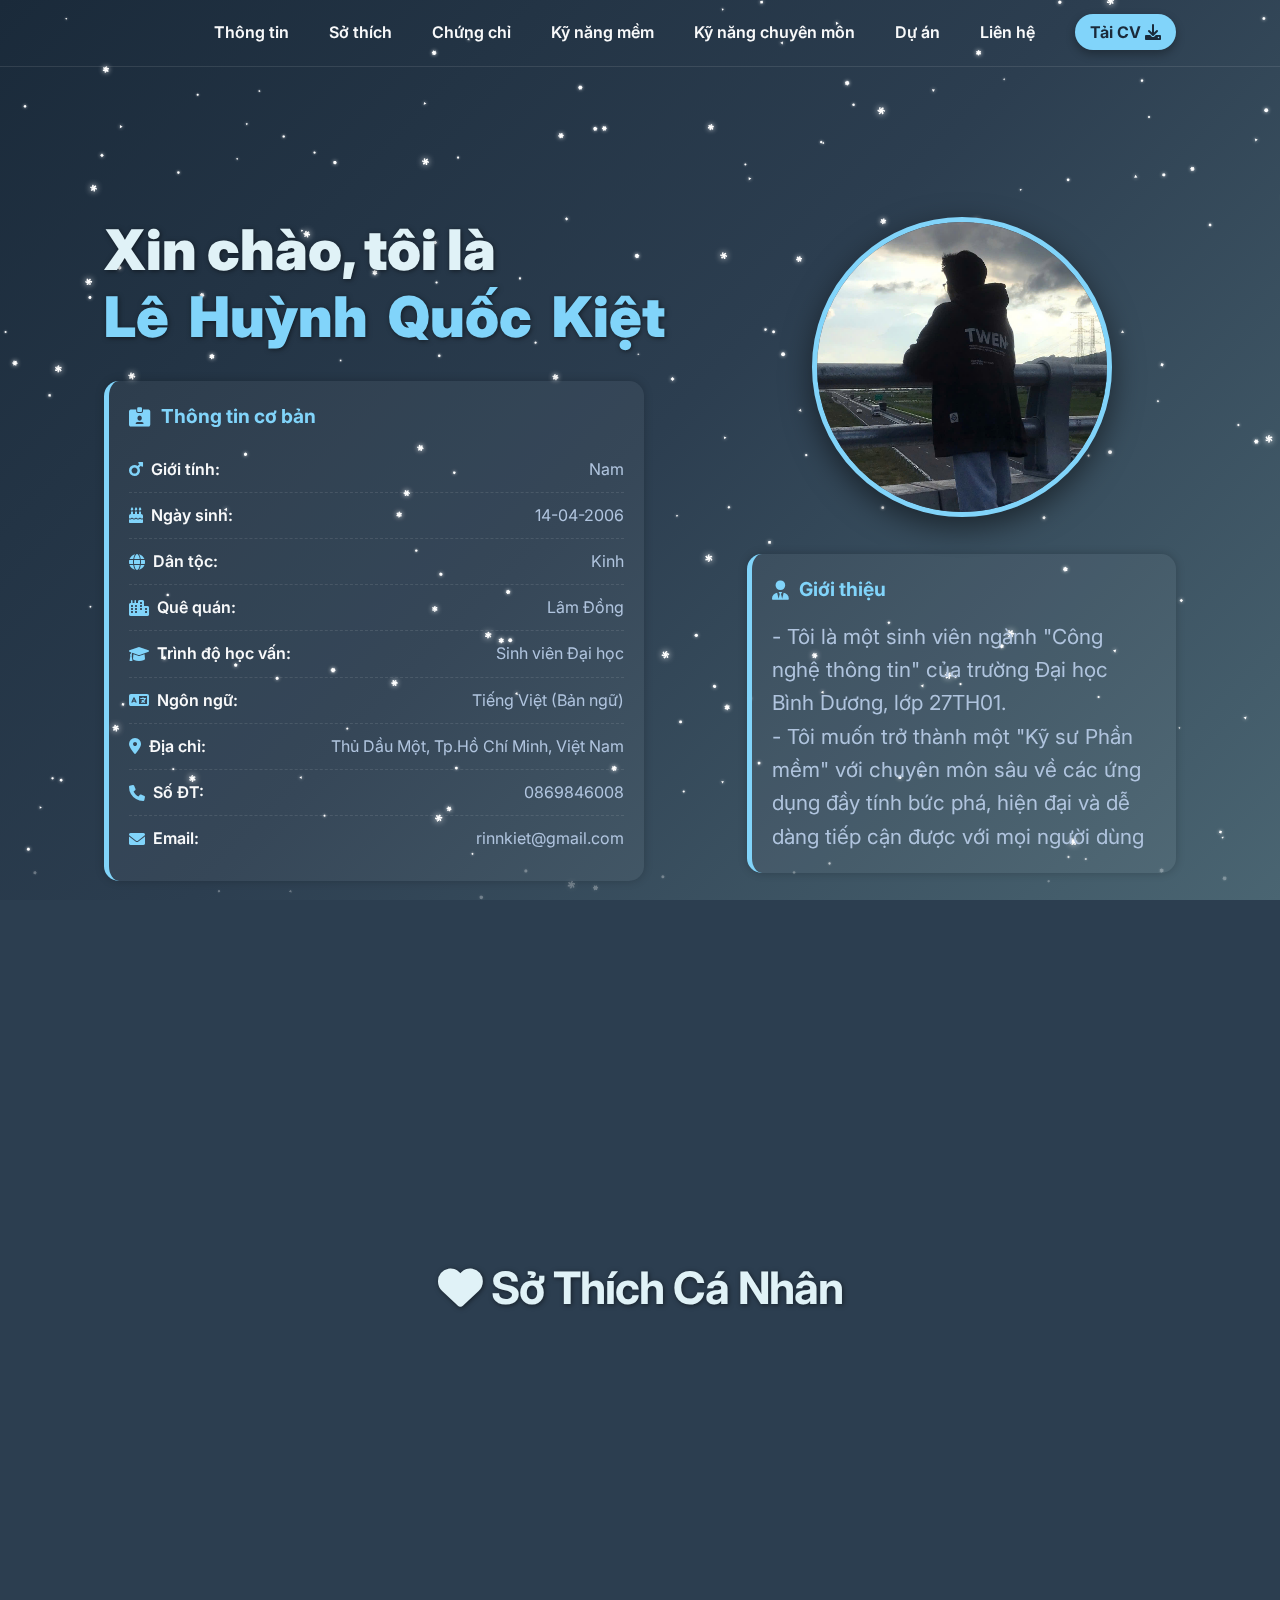
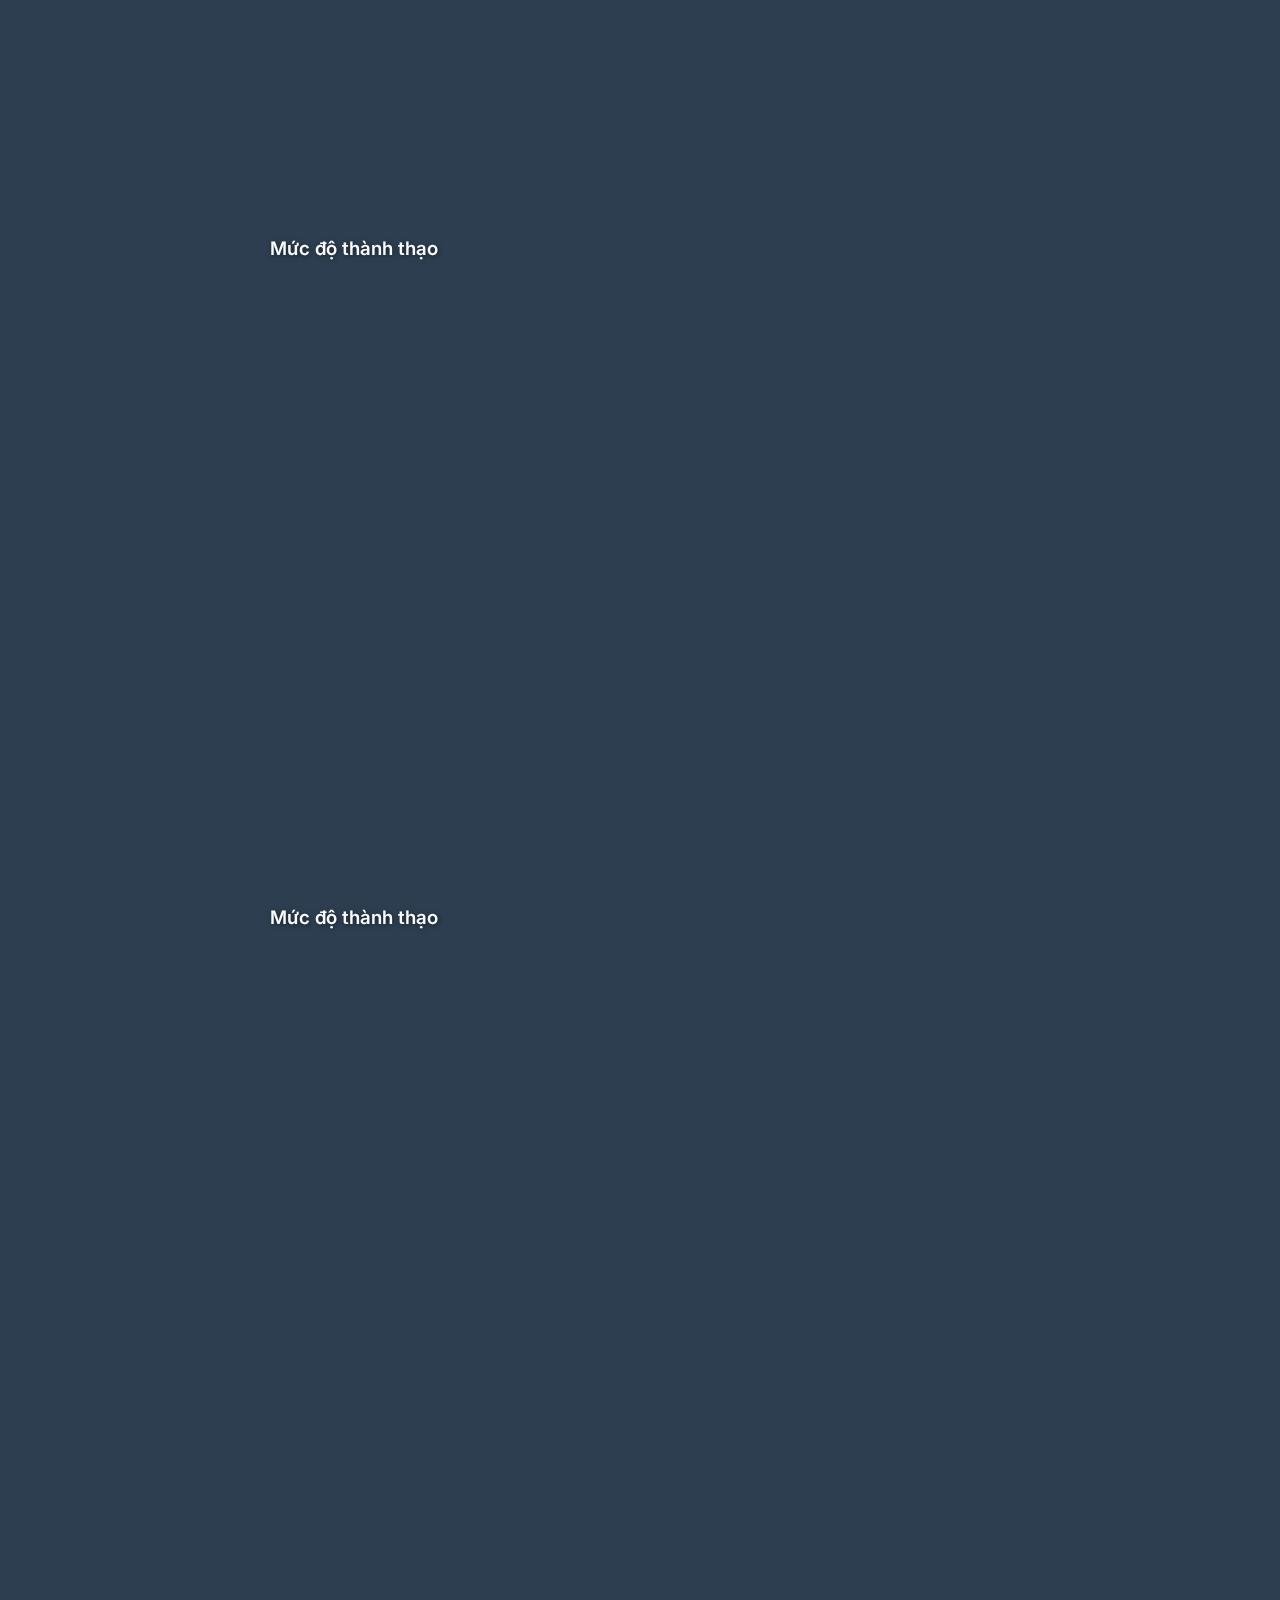
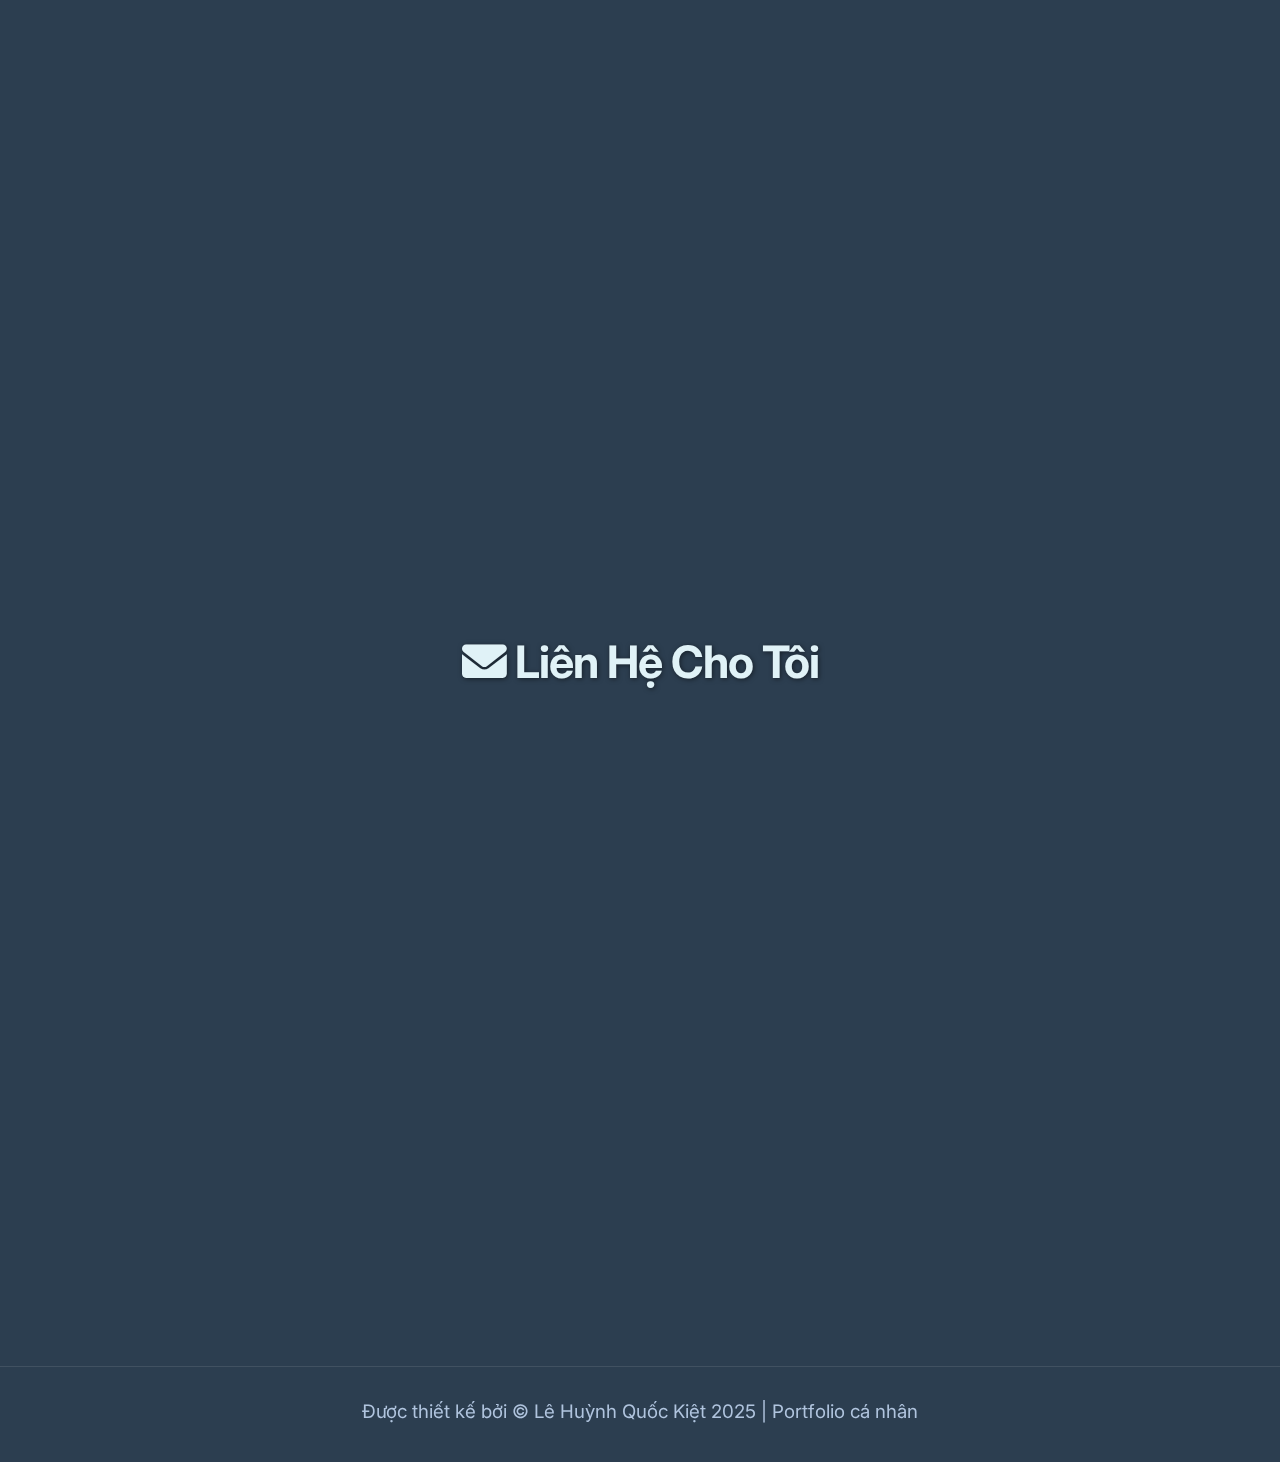
<file: indexqkiet.html>
<!DOCTYPE html>
<html lang="vi">
<head>
    <meta charset="UTF-8">
    <meta name="viewport" content="width=device-width, initial-scale=1.0">
    <title>Portfolio Tối Giản | Lê Huỳnh Quốc Kiệt</title>
    <link href="https://fonts.googleapis.com/css2?family=Inter:wght@300;400;600;700;900&display=swap" rel="stylesheet">
    <link rel="stylesheet" href="https://cdnjs.cloudflare.com/ajax/libs/font-awesome/6.0.0-beta3/css/all.min.css">
    
    <link rel="stylesheet" href="styleqkiet.css">
</head>
<body>
    <canvas id="particle-canvas"></canvas>

    <header class="main-header">
        <div class="nav-content">
            <div class="logo"></div>
            <button class="hamburger-menu" aria-label="Mở Menu Điều Hướng">
                <i class="fas fa-bars"></i>
            </button>
            <ul class="nav-links">
                
                <li><a href="#about">Thông tin</a></li>
                <li><a href="#hobbies">Sở thích</a></li>
                <li><a href="#certifications">Chứng chỉ</a></li> <li><a href="#soft-skills">Kỹ năng mềm</a></li>
                <li><a href="#expertise">Kỹ năng chuyên môn</a></li> 
                <li><a href="#projects">Dự án</a></li>
                <li><a href="#contact">Liên hệ</a></li>
                <li><a href="imgqkiet/CV-QuocKiet.pdf" download class="btn-download">
                    Tải CV <i class="fas fa-download"></i>
                </a></li>
            </ul>
        </div>
    </header>

    <main>
        
        <section id="about" class="section-padding hero-section">
            <div class="intro-content">
                <h1 data-delay="0.2" class="scroll-reveal">
                    Xin chào, tôi là <br>
                    <span id="wavy-name-container" class="primary-color-text">Lê Huỳnh Quốc Kiệt</span>
                </h1>
                
                <div class="personal-info-block scroll-reveal" data-delay="0.3">
                    <h3 class="info-title"><i class="fas fa-id-card-alt"></i> Thông tin cơ bản</h3>
                    <ul class="info-list">
                        <li><span><i class="fas fa-mars"></i> Giới tính:</span> Nam</li>
                        <li><span><i class="fas fa-birthday-cake"></i> Ngày sinh:</span> 14-04-2006</li>
                        <li><span><i class="fas fa-globe"></i> Dân tộc:</span> Kinh</li>
                        <li><span><i class="fas fa-city"></i> Quê quán:</span> Lâm Đồng</li>
                        <li><span><i class="fas fa-graduation-cap"></i> Trình độ học vấn:</span> Sinh viên Đại học</li>
                        <li><span><i class="fas fa-language"></i> Ngôn ngữ:</span> Tiếng Việt (Bản ngữ)</li>
                        <li><span><i class="fas fa-map-marker-alt"></i> Địa chỉ:</span> Thủ Dầu Một, Tp.Hồ Chí Minh, Việt Nam</li>
                        <li><span><i class="fas fa-phone"></i> Số ĐT:</span> 0869846008</li>
                        <li><span><i class="fas fa-envelope"></i> Email:</span> rinnkiet@gmail.com</li>
                    </ul>
                </div>
                
                <div class="personal-info-block scroll-reveal" data-delay="0.4">
                    <h3 class="info-title"><i class="fas fa-share-alt"></i> Mạng xã hội</h3>
                    <div class="social-links">
                        <a href="https://www.facebook.com/lhqk.14426" target="_blank"><i class="fab fa-facebook-f"></i></a> 
                        <a href="https://zalo.me/0869846008" target="_blank"><i class="fas fa-comment-dots"></i></a> 
                        <a href="https://www.tiktok.com/@aries.14426" target="_blank"><i class="fab fa-tiktok"></i></a>
                        <a href="https://github.com/quockiet1404" target="_blank"><i class="fab fa-github"></i></a>
                        <a href="mailto:24050027@student.bdu.edu.vn"><i class="fas fa-envelope"></i></a>
                    </div>
                </div>
                </div>

            <div class="profile-and-extra-info"> 
                <div class="profile-image-container scroll-reveal" data-delay="0.8">
                    <img src="imgqkiet/kietprofile.jpg" alt="Ảnh Profile">
                </div>
                
                <div class="intro-content-right personal-info-block scroll-reveal" data-delay="0.5">
                    <h3 class="info-title">
                        <i class="fas fa-user-tie"></i> Giới thiệu
                    </h3>
                    
                    <p class="tagline-intro" style="margin-bottom: 0;">
                        - Tôi là một sinh viên ngành "Công nghệ thông tin" của trường Đại học Bình Dương, lớp 27TH01.<br>
                        - Tôi muốn trở thành một "Kỹ sư Phần mềm" với chuyên môn sâu về các ứng dụng đầy tính bức phá, hiện đại và dễ dàng tiếp cận được với mọi người dùng
                    </p>
                    
                    </div>
            </div>
        </section>

        <section id="hobbies">
            <div class="container">
        <h2><i class="fas fa-heart"></i> Sở Thích Cá Nhân</h2>
            </div>
        </section>
            
            <div class="hobbies-grid">
                
                <div class="hobby-card scroll-reveal" data-delay="0.1">
                    <div class="hobby-icon icon-music"><i class="fas fa-music"></i></div>
                    <h3>Nghe nhạc</h3>
                    <div class="hobby-image-container">
                        <img src="imgqkiet/kietnghenhac.jpg" alt="Ảnh minh họa sở thích âm nhạc">
                    </div>
                    <div class="hobby-description">
                        <p>Tôi thích nghe nhiều thể loại nhạc khác nhau, từ Pop, Rock đến Lo-fi. Âm nhạc là nguồn cảm hứng giúp tôi thư giãn và tăng cường khả năng sáng tạo.</p>
                    </div>
                    <a href="#" class="btn-detail btn-detail-music">Xem chi tiết <i class="fas fa-arrow-right"></i></a>
                </div>

                <div class="hobby-card scroll-reveal" data-delay="0.2">
                    <div class="hobby-icon icon-movie"><i class="fas fa-film"></i></div>
                    <h3>Xem phim</h3>
                    <div class="hobby-image-container">
                        <img src="imgqkiet/kietxemphim.jpg" alt="Ảnh minh họa sở thích xem phim">
                    </div>
                    <div class="hobby-description">
                        <p>Tôi là một "mọt phim" chính hiệu, đặc biệt là các thể loại khoa học viễn tưởng và tâm lý tội phạm. Điện ảnh mở rộng tư duy và trí tưởng tượng của tôi.</p>
                    </div>
                    <a href="#" class="btn-detail btn-detail-movie">Xem chi tiết <i class="fas fa-arrow-right"></i></a>
                </div>

                <div class="hobby-card scroll-reveal" data-delay="0.3">
                    <div class="hobby-icon icon-sleep"><i class="fas fa-moon"></i></div>
                    <h3>Ngủ</h3>
                    <div class="hobby-image-container">
                        <img src="imgqkiet/kietngu.jpg" alt="Ảnh minh họa sở thích ngủ">
                    </div>
                    <div class="hobby-description">
                        <p>Ngủ là cách tốt nhất để tôi tái tạo năng lượng sau những giờ làm việc căng thẳng. Một giấc ngủ sâu giúp tôi duy trì sự tập trung và hiệu suất công việc cao nhất.</p>
                    </div>
                    <a href="#" class="btn-detail btn-detail-sleep">Xem chi tiết <i class="fas fa-arrow-right"></i></a>
                </div>

                <div class="hobby-card scroll-reveal" data-delay="0.4">
                    <div class="hobby-icon icon-book"><i class="fas fa-book-open"></i></div>
                    <h3>Đọc truyện</h3>
                    <div class="hobby-image-container">
                        <img src="imgqkiet/kietdoctruyen.jpg" alt="Ảnh minh họa sở thích đọc truyện">
                    </div>
                    <div class="hobby-description">
                        <p>Tôi thường đọc truyện trinh thám và truyện tranh (manga). Đây là một thói quen giúp cải thiện khả năng ngôn ngữ và tăng cường sự kiên nhẫn khi đọc hiểu.</p>
                    </div>
                    <a href="#" class="btn-detail btn-detail-book">Xem chi tiết <i class="fas fa-arrow-right"></i></a>
                </div>
                
                <div class="hobby-card scroll-reveal" data-delay="0.5">
                    <div class="hobby-icon icon-game"><i class="fas fa-gamepad"></i></div>
                    <h3>Chơi game</h3>
                    <div class="hobby-image-container">
                        <img src="imgqkiet/kietchoigame.jpg">
                    </div>
                    <div class="hobby-description">
                        <p>Tôi thích chơi các game chiến thuật và game nhập vai (RPG). Chơi game không chỉ giải trí mà còn giúp tôi rèn luyện kỹ năng ra quyết định nhanh chóng và làm việc nhóm (teamwork).</p>
                    </div>
                    <a href="#" class="btn-detail btn-detail-game">Xem chi tiết <i class="fas fa-arrow-right"></i></a>
                </div>
                
            </div>
        </section>
        
        <section id="certifications">
            <h2 class="scroll-reveal"><i class="fas fa-certificate" style="color: var(--primary-color);"></i> Chứng Chỉ & Giải Thưởng</h2>
            
            <div class="certification-list">
                
                <div class="certification-item scroll-reveal" data-delay="0.1" style="border-left-color: var(--neon-pink); text-align: center; border-radius: 15px;">
                    <div class="cert-icon" style="margin-right: 0; color: var(--neon-pink);"><i class="fas fa-hourglass-half"></i></div>
                    <h4 style="font-size: 1.5em; color: var(--neon-pink); margin-bottom: 5px; text-align: center;">CHƯA CÓ CHỨNG CHỈ NÀO</h4>
                    <p style="color: var(--text-subtle); font-size: 1.1em; text-align: center;">
                        Hiện tại, tôi đang tập trung hoàn thành các khóa học và dự án để chuẩn bị thi lấy chứng chỉ. 
                        Mục này sẽ được cập nhật sớm nhất khi có chứng chỉ mới!
                    </p>
                </div>
                </div>
        </section>
        <section id="soft-skills">
            <h2 class="scroll-reveal"><i class="fas fa-users" style="color: var(--primary-color);"></i> Kỹ Năng Mềm</h2>
            <div class="skill-card"> 
                <h3>Mức độ thành thạo</h3>
                
                <div class="skill-item scroll-reveal" data-delay="0.1" data-level="70">
                    <p><span><i class="fas fa-comments"></i> Giao tiếp và Thuyết trình</span> <span>70%</span></p>
                    <div class="progress-bar"><div class="progress-bar-fill"></div></div>
                </div>
                
                <div class="skill-item scroll-reveal" data-delay="0.2" data-level="85">
                    <p><span><i class="fas fa-handshake"></i> Làm việc nhóm</span> <span>85%</span></p>
                    <div class="progress-bar"><div class="progress-bar-fill"></div></div>
                </div>
                
                <div class="skill-item scroll-reveal" data-delay="0.3" data-level="60">
                    <p><span><i class="fas fa-lightbulb"></i> Giải quyết vấn đề</span> <span>60%</span></p>
                    <div class="progress-bar"><div class="progress-bar-fill"></div></div>
                </div>
                
                <div class="skill-item scroll-reveal" data-delay="0.4" data-level="50">
                    <p><span><i class="fas fa-clock"></i> Quản lý thời gian</span> <span>50%</span></p>
                    <div class="progress-bar"><div class="progress-bar-fill"></div></div>
                </div>
            </div>
        </section>
        
        <section id="expertise">
            <h2 class="scroll-reveal"><i class="fas fa-code" style="color: var(--primary-color);"></i> Kỹ Năng Chuyên Môn</h2>
            <div class="skill-card">
                <h3>Mức độ thành thạo</h3>
                
                <div class="skill-item scroll-reveal" data-delay="0.1" data-level="90">
                    <p><span><i class="fab fa-html5" style="color: #e34c26;"></i> HTML5</span> <span>90%</span></p>
                    <div class="progress-bar"><div class="progress-bar-fill"></div></div>
                </div>
                
                <div class="skill-item scroll-reveal" data-delay="0.2" data-level="86">
                    <p><span><i class="fab fa-js-square" style="color: #f7df1e;"></i> JavaScript</span> <span>86%</span></p>
                    <div class="progress-bar"><div class="progress-bar-fill"></div></div>
                </div>
                
                <div class="skill-item scroll-reveal" data-delay="0.3" data-level="80">
                    <p><span><i class="fab fa-css3-alt" style="color: #264de4;"></i> CSS3 (SASS, Tailwind)</span> <span>80%</span></p>
                    <div class="progress-bar"><div class="progress-bar-fill"></div></div>
                </div>
                
                <div class="skill-item scroll-reveal" data-delay="0.4" data-level="70">
                    <p><span><i class="fas fa-terminal" style="color: #8c0c8f;"></i> C#</span> <span>70%</span></p>
                    <div class="progress-bar"><div class="progress-bar-fill"></div></div>
                </div>
            </div>
        </section>

        <section id="projects" class="section-padding scroll-reveal">
            <h2><i class="fas fa-laptop-code"></i> Dự Án</h2>
            <div class="projects-grid">
                
                <div class="project-card scroll-reveal cyber-project-highlight" data-delay="0.1">
                    <img src="imgqkiet/sach.jpg" alt="Dự án Thiết kế Website Bán Sách">
                    <div class="project-info">
                        <h3>Thiết kế Website Bán Sách</h3>
                        <p>Xây dựng trang web E-Commerce bán sách với giao diện Cyberpunk độc đáo. Tối ưu hóa hiệu suất tìm kiếm, giỏ hàng và thanh toán, mang lại trải nghiệm tương lai và tốc độ cao.</p>
                        <a href="#" target="_blank">Xem chi tiết <i class="fas fa-arrow-right"></i></a>
                    </div>
                </div>
                
                <div class="project-card scroll-reveal cyber-project-highlight" data-delay="0.3">
                    <img src="imgqkiet/webbanhangonline.jpg" alt="Dự án Thiết kế Web Bán Hàng Online">
                    <div class="project-info">
                        <h3>Thiết kế Web Bán Hàng Online</h3>
                        <p>Phát triển hệ thống E-Commerce hoàn chỉnh. Triển khai các tính năng như quản lý sản phẩm, đơn hàng, bảo mật và tích hợp cổng thanh toán trực tuyến.</p>
                        <a href="#" target="_blank">Xem chi tiết <i class="fas fa-arrow-right"></i></a>
                    </div>
                </div>
                
            </div>
        </section>

        <section id="contact">
            <h2> <i class="fas fa-envelope"></i> Liên Hệ Cho Tôi</h2>
            <p class="contact-tagline scroll-reveal" data-delay="0.1">Tôi luôn sẵn lòng nhận các dự án mới, phù hợp với tiêu chí tối giản và hiệu suất cao.</p>
            
            <form id="contact-form">
                <input type="text" id="name" name="Tên" placeholder="Nhập tên của bạn" required class="scroll-reveal" data-delay="0.2">
                <input type="email" id="email" name="Email" placeholder="Nhập Email của bạn" required class="scroll-reveal" data-delay="0.3">
                <input type="text" id="subject" name="Chủ đề" placeholder="Nhập chủ đề" required class="scroll-reveal" data-delay="0.4">
                <textarea id="message" name="Tin nhắn" rows="5" placeholder="Nhập nội dung tin nhắn" required class="scroll-reveal" data-delay="0.5"></textarea>
                <button type="submit" class="contact-submit-btn scroll-reveal" data-delay="0.6">
                    <i class="fas fa-paper-plane"></i> Gửi
                </button>
            </form>
        </section>

    </main>

    <footer class="main-footer">
        <p>
            Được thiết kế bởi &copy; Lê Huỳnh Quốc Kiệt 2025 | Portfolio cá nhân<br>
        </p>
    </footer>
    
    <button onclick="scrollToTop()" id="back-to-top" title="Quay lại đầu trang">
        <i class="fas fa-chevron-up"></i>
    </button>
    
    <script src="jvscriptqkiet.js"></script>

</body>
</html>
</file>
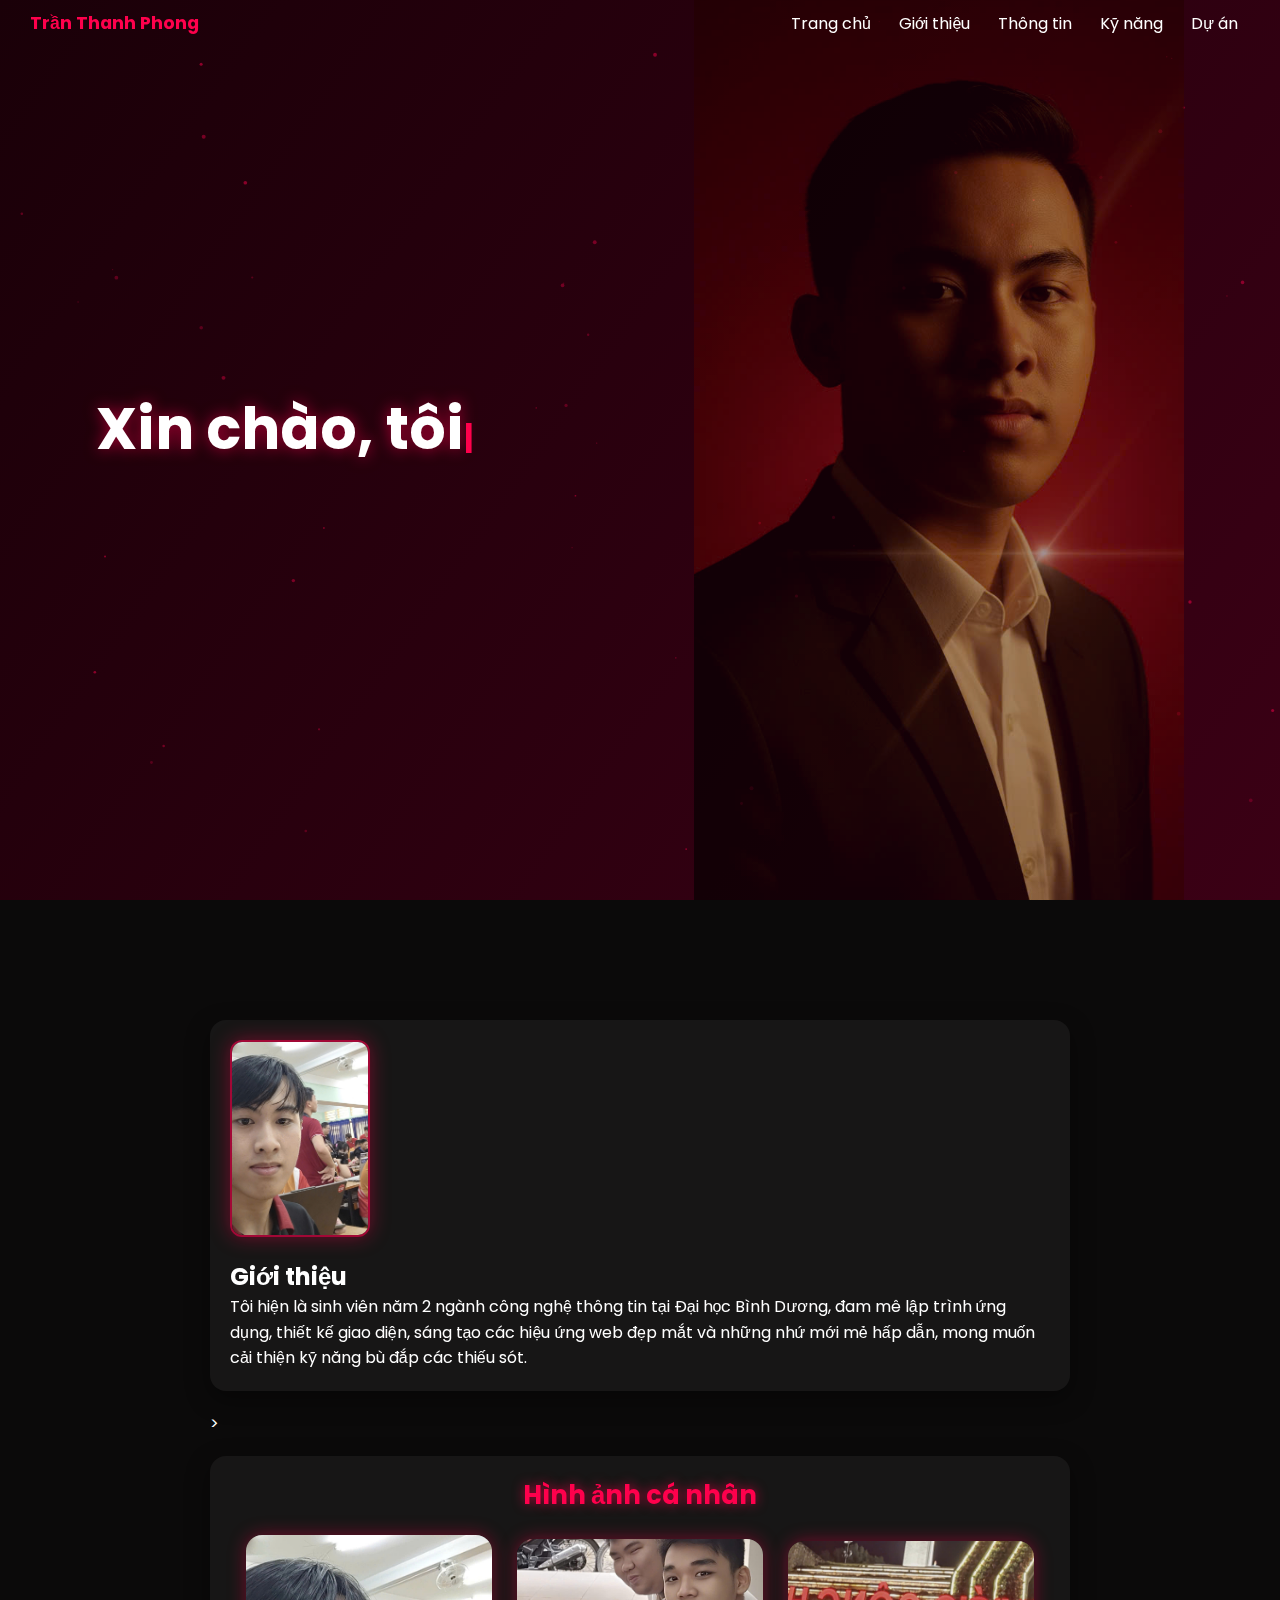
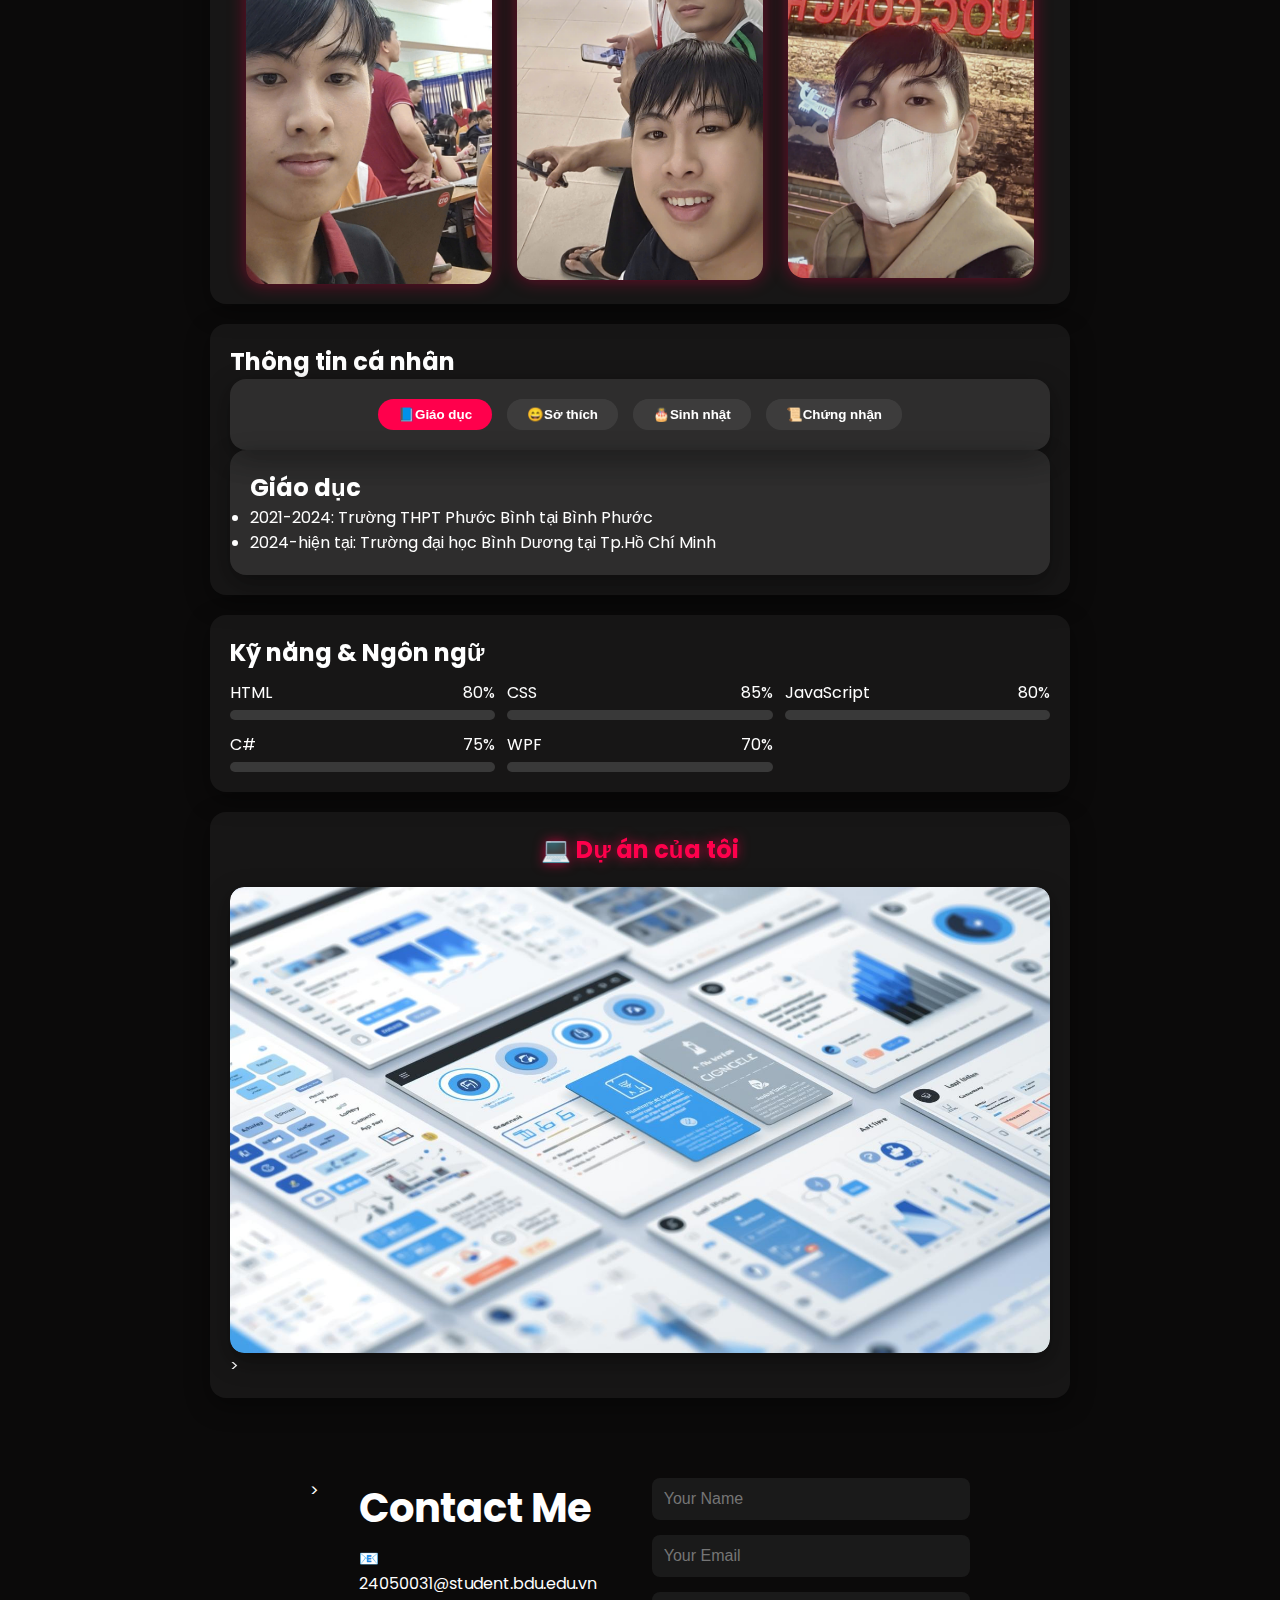
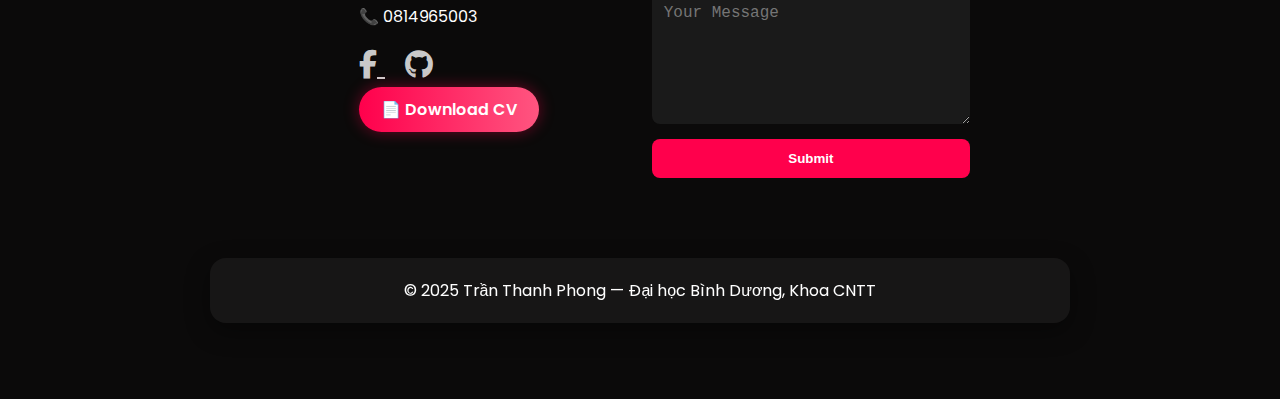
<file: phong.html>
<!DOCTYPE html>
<html lang="vi">
<head>
  <meta charset="UTF-8" />
  <meta name="viewport" content="width=device-width, initial-scale=1.0" />
  <title>CV — Trần Thanh Phong</title>
  <link rel="stylesheet" href="style1.css" />
  <script defer src="script.js"></script>
  <link href="https://fonts.googleapis.com/css2?family=Poppins:wght@300;500;700&display=swap" rel="stylesheet">
  <link rel="stylesheet" href="https://cdnjs.cloudflare.com/ajax/libs/font-awesome/6.5.0/css/all.min.css">
</head>
<body>
  <!-- Navbar trên cùng -->
  <header class="top-nav">
    <div class="logo">Trần Thanh Phong</div>
      <nav>
        <a href="index.html">Trang chủ</a>
        <a href="#about">Giới thiệu</a>
        <a href="#info">Thông tin</a>
        <a href="#skills">Kỹ năng</a>
        <a href="#projects">Dự án</a>
      </nav>
  </header>

  <!-- Header chính -->
  <section class="hero">
  <canvas id="bgCanvas"></canvas>
  <div class="hero-content">
    <div class="text-area">
      <h1 id="typing"></h1><span class="cursor">|</span>
      <p id="location" class="fade-in">TP. Hồ Chí Minh, Việt Nam</p>
    </div>
    <div class="image-area">
      <img src="Image/phong5.jpg" alt="Trần Thanh Phong">
    </div>
  </div>
</section>


  <!-- Nội dung CV -->
  <main class="cv">
    <section class="card about" id="about">
  <div class="about-img-container">
    <img src="Image/phong2.jpg" alt="Ảnh giới thiệu">
  </div>
  <h2>Giới thiệu</h2>
  <p>
    Tôi hiện là sinh viên năm 2 ngành công nghệ thông tin tại Đại học Bình Dương, đam mê lập trình ứng dụng,
    thiết kế giao diện, sáng tạo các hiệu ứng web đẹp mắt và những nhứ mới mẻ hấp dẫn, mong muốn cải thiện kỹ năng bù đắp các thiếu sót.
  </p>
</section>
 <!--Bộ ảnh cá nhân-->>
<section class="card about-gallery-section" id="gallery">
  <h2>Hình ảnh cá nhân</h2>
  <div class="about-gallery">
    <img src="Image/phong2.jpg" alt="Ảnh cá nhân 1">
    <img src="Image/phong3.jpg" alt="Ảnh cá nhân 2">
    <img src="Image/phong4.jpg" alt="Ảnh cá nhân 3">
  </div>
</section>
    <!-- Phần Thông tin tổng -->
<section class="card" id="info">
  <h2>Thông tin cá nhân</h2>

  <!-- Thanh nút điều hướng con -->
  <nav class="card navbar">
    <button class="nav-btn active" data-section="education">📘Giáo dục</button>
    <button class="nav-btn" data-section="hobby">😄Sở thích</button>
    <button class="nav-btn" data-section="birthday">🎂Sinh nhật</button>
    <button class="nav-btn" data-section="cert">📜Chứng nhận</button>
  </nav>

  <!-- Các phần nội dung con -->
  <section class="card info-section active" id="education">
    <h2>Giáo dục</h2>
    <ul>
      <li>2021-2024: Trường THPT Phước Bình tại Bình Phước</li>
      <li>2024-hiện tại: Trường đại học Bình Dương tại Tp.Hồ Chí Minh</li>
    </ul>
  </section>

  <section class="card info-section" id="hobby">
    <h2>Sở thích</h2>
    <ul>
      <li>Sáng tạo: Lập trình web, Lập trình game</li>
      <li>Hoạt động: nghe nhạc, xem phim, đọc truyện</li>
      <li>Ăn uống: Chuối, đào, xoài, bánh xèo</li>
    </ul>
  </section>

  <section class="card info-section" id="birthday">
    <h2>Sinh nhật</h2>
    <p><strong>Ngày sinh:</strong> 23/02/2006</p>
    <p><strong>Giới tính:</strong> Nam</p>
    <p><strong>Quê quán:</strong> Quảng Ngải</p>
    <p><strong>Cung hoàng đạo:</strong> Song Ngư ♓</p>
  </section>

  <section class="card info-section" id="cert">
    <h2>Chứng nhận</h2>
    <ul>
      <li>Chứng chỉ Arduino Cơ bản</li>
    </ul>
  </section>
</section>
    <!-- Phần Kỹ năng --> 
    <section class="card skills" id="skills">
      <h2>Kỹ năng & Ngôn ngữ</h2>
      <div class="skills-grid">
        <div class="skill"><div class="skill-header"><span>HTML</span><span>80%</span></div><div class="bar"><div class="bar-fill" data-value="80"></div></div></div>
        <div class="skill"><div class="skill-header"><span>CSS</span><span>85%</span></div><div class="bar"><div class="bar-fill" data-value="85"></div></div></div>
        <div class="skill"><div class="skill-header"><span>JavaScript</span><span>80%</span></div><div class="bar"><div class="bar-fill" data-value="80"></div></div></div>
        <div class="skill"><div class="skill-header"><span>C#</span><span>75%</span></div><div class="bar"><div class="bar-fill" data-value="75"></div></div></div>
        <div class="skill"><div class="skill-header"><span>WPF</span><span>70%</span></div><div class="bar"><div class="bar-fill" data-value="70"></div></div></div>
      </div>
    </section>
    
    <section class="card projects" id="projects">
  <h2>💻 Dự án của tôi</h2>
  <div class="project-gallery">
    <div class="project-item">
      <img src="Image/phongduan.jpg" alt="Ứng dụng xây dựng trang web">
      <div class="overlay">
        <h3>Ứng dụng xây dựng trang web</h3>
        <p>Giúp người dùng, đặc biệt là sinh viên, doanh nghiệp nhỏ hoặc cá nhân, tự tạo website chuyên nghiệp phục vụ học tập, giới thiệu sản phẩm, dịch vụ hay dự án cá nhân.</p>
      </div>
    </div>
  </div>
      <!--Cuộn lên trang đầu-->>
      </section>    
      <button id="scrollTopBtn" title="Lên đầu trang">🔼</button>
      <section class="contact-section" id="contact">
        <!--Về tôi-->>
    <div class="contact-left">
      <h2>Contact Me</h2>
      <p>📧 24050031@student.bdu.edu.vn</p>
      <p>📞 0814965003</p>

    <div class="social-links">
  <a href="https://web.facebook.com/phong.tran.354332/" target="_blank">
    <i class="fab fa-facebook-f"></i>
  </a>
  <a href="https://github.com/ThanhPhong-code001" target="_blank">
    <i class="fab fa-github"></i>
  </a>
</div>


      <a href="CV_ThanhPhong.pdf" download class="download-cv-btn">📄 Download CV</a>
    </div>

      <form class="contact-right" action="https://formsubmit.co/24050031@student.bdu.edu.vn" method="POST">
        <input type="hidden" name="_captcha" value="false">
        <input type="hidden" name="_subject" value="New message from your website!">
        
        <input type="text" name="name" placeholder="Your Name" required>
        <input type="email" name="email" placeholder="Your Email" required>
        <textarea name="message" placeholder="Your Message" rows="6" required></textarea>
        <button type="submit">Submit</button>
      </form>
    </section>

    <footer class="card footer-card">
      <p>© 2025 Trần Thanh Phong — Đại học Bình Dương, Khoa CNTT</p>
    </footer>
  </main>
</body>
</html>
</file>
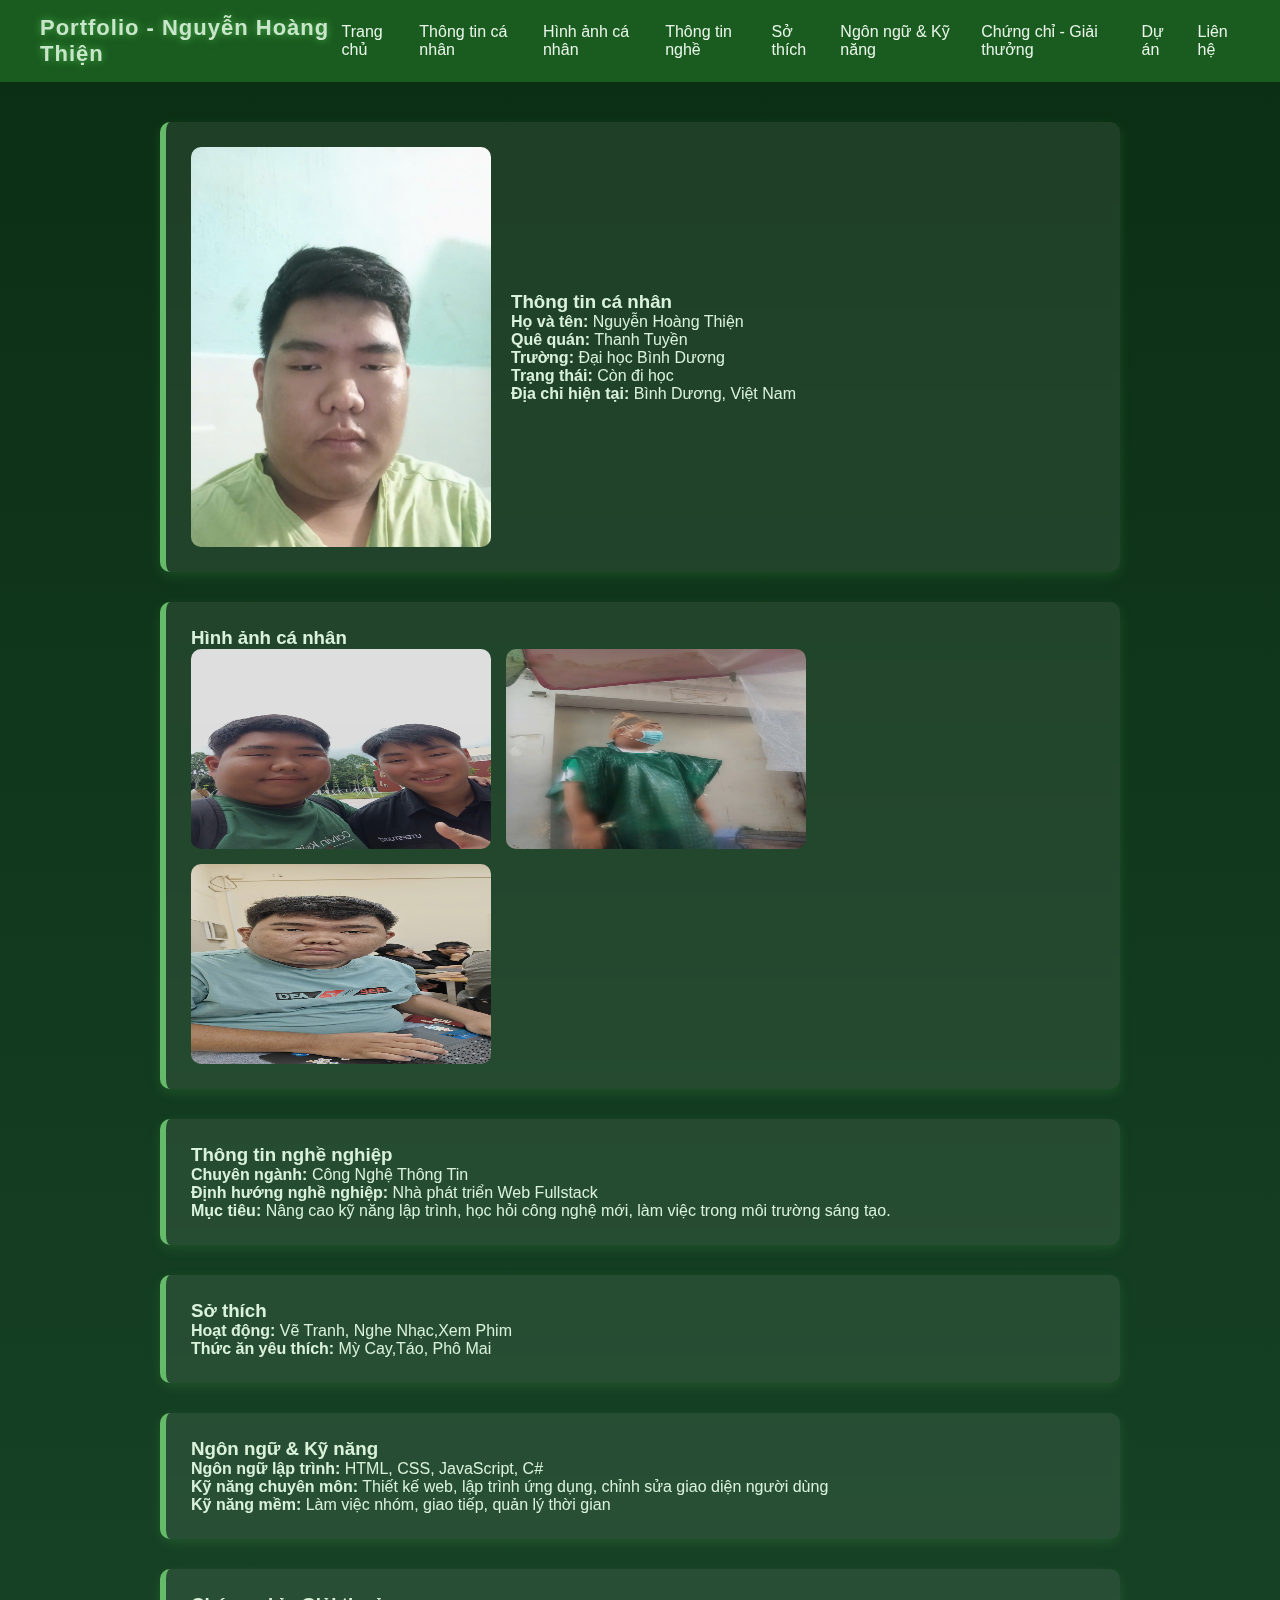
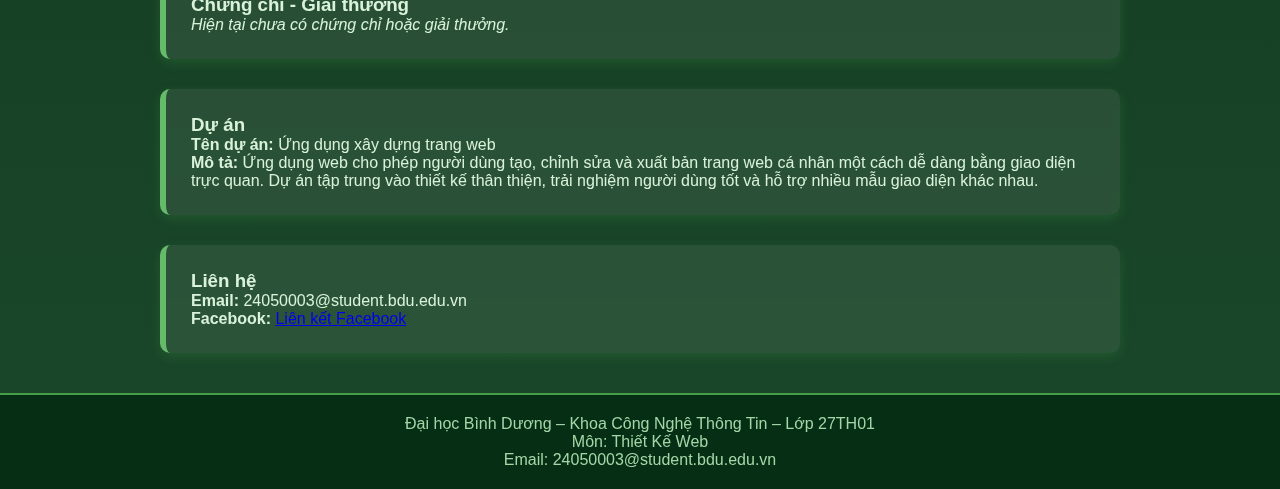
<file: thien.html>
<!DOCTYPE html>
<html lang="vi">
<head>
  <meta charset="UTF-8" />
  <meta name="viewport" content="width=device-width, initial-scale=1.0" />
  <title>Portfolio - Nguyễn Hoàng Thiện</title>
 <link rel="stylesheet" href="css4.css">

</head>
<div class="rain">
  <div class="drop" style="left:0%; animation-delay: 0s;"></div>
  <div class="drop" style="left:20%; animation-delay: 0.3s;"></div>
  <div class="drop" style="left:40%; animation-delay: 0.5s;"></div>
  <div class="drop" style="left:60%; animation-delay: 0.1s;"></div>
  <div class="drop" style="left:80%; animation-delay: 0.4s;"></div>
  <div class="drop" style="left:100%; animation-delay: 0.2s;"></div>
</div>

<body>
  <!-- NAVBAR -->
  <nav>
    <h1>Portfolio - Nguyễn Hoàng Thiện</h1>
    <ul>
      <li><a href="index.html">Trang chủ</a></li>
      <li><a href="#thongtin">Thông tin cá nhân</a></li>
      <li><a href="#hinhanh">Hình ảnh cá nhân</a></li>
      <li><a href="#nghe">Thông tin nghề</a></li>
      <li><a href="#sothich">Sở thích</a></li>
      <li><a href="#kynang">Ngôn ngữ & Kỹ năng</a></li>
      <li><a href="#chungchi">Chứng chỉ - Giải thưởng</a></li>
      <li><a href="#duan">Dự án</a></li>
      <li><a href="#lienhe">Liên hệ</a></li>
    </ul>
  </nav>

  <!-- NỘI DUNG CHÍNH -->
  <section class="portfolio">

    <!-- Thông tin cá nhân -->
    <div id="thongtin" class="portfolio-box">
      <img src="Image/thien1.jpg" alt="Nguyễn Hoàng Thiện"  />
      <div class="portfolio-info">
        <h3>Thông tin cá nhân</h3>
        <p><b>Họ và tên:</b> Nguyễn Hoàng Thiện</p>
        <p><b>Quê quán:</b> Thanh Tuyền</p>
        <p><b>Trường:</b> Đại học Bình Dương</p>
        <p><b>Trạng thái:</b> Còn đi học</p>
        <p><b>Địa chỉ hiện tại:</b> Bình Dương, Việt Nam</p>
      </div>
    </div>

    <!-- Hình ảnh cá nhân -->
    <div id="hinhanh" class="portfolio-box">
      <div class="portfolio-info">
        <h3>Hình ảnh cá nhân</h3>
        <div class="image-gallery">
          <img src="Image/thien2.jpg" alt="Ảnh cá nhân 1"width="300" height="200">
          <img src="Image/thien3.jpg" alt="Ảnh cá nhân 2" width="300" height="200">
          <img src="Image/thien4.jpg" alt="Ảnh cá nhân 3" width="300" height="200">
        </div>
      </div>
    </div>

    <!-- Thông tin nghề -->
    <div id="nghe" class="portfolio-box">
      <div class="portfolio-info">
        <h3>Thông tin nghề nghiệp</h3>
        <p><b>Chuyên ngành:</b> Công Nghệ Thông Tin</p>
        <p><b>Định hướng nghề nghiệp:</b> Nhà phát triển Web Fullstack</p>
        <p><b>Mục tiêu:</b> Nâng cao kỹ năng lập trình, học hỏi công nghệ mới, làm việc trong môi trường sáng tạo.</p>
      </div>
    </div>

    <!-- Sở thích -->
    <div id="sothich" class="portfolio-box">
      <div class="portfolio-info">
        <h3>Sở thích</h3>
        <p><b>Hoạt động:</b> Vẽ Tranh, Nghe Nhạc,Xem Phim</p>
        <p><b>Thức ăn yêu thích:</b> Mỳ Cay,Táo, Phô Mai</p>
      </div>
    </div>

    <!-- Ngôn ngữ & Kỹ năng -->
    <div id="kynang" class="portfolio-box">
      <div class="portfolio-info">
        <h3>Ngôn ngữ & Kỹ năng</h3>
        <p><b>Ngôn ngữ lập trình:</b> HTML, CSS, JavaScript, C#</p>
        <p><b>Kỹ năng chuyên môn:</b> Thiết kế web, lập trình ứng dụng, chỉnh sửa giao diện người dùng</p>
        <p><b>Kỹ năng mềm:</b> Làm việc nhóm, giao tiếp, quản lý thời gian</p>
      </div>
    </div>

    <!-- Chứng chỉ - Giải thưởng -->
    <div id="chungchi" class="portfolio-box">
      <div class="portfolio-info">
        <h3>Chứng chỉ - Giải thưởng</h3>
        <p><i>Hiện tại chưa có chứng chỉ hoặc giải thưởng.</i></p>
      </div>
    </div>

    <!-- Dự án -->
    <div id="duan" class="portfolio-box">
      <div class="portfolio-info">
        <h3>Dự án</h3>
        <div class="project">
          <p><b>Tên dự án:</b> Ứng dụng xây dựng trang web</p>
          <p><b>Mô tả:</b> Ứng dụng web cho phép người dùng tạo, chỉnh sửa và xuất bản trang web cá nhân 
          một cách dễ dàng bằng giao diện trực quan. Dự án tập trung vào thiết kế thân thiện, 
          trải nghiệm người dùng tốt và hỗ trợ nhiều mẫu giao diện khác nhau.</p>
        </div>
      </div>
    </div>

    <!-- Liên hệ -->
    <div id="lienhe" class="portfolio-box">
      <div class="portfolio-info">
        <h3>Liên hệ</h3>
        <p><b>Email:</b> 24050003@student.bdu.edu.vn</p>
        <p><b>Facebook:</b> <a href="https://www.facebook.com/hoang.thien.319524" target="_blank">Liên kết Facebook</a></p>
      </div>
    </div>
  </section>

  <!-- FOOTER -->
  <footer>
    <p>Đại học Bình Dương – Khoa Công Nghệ Thông Tin – Lớp 27TH01</p>
    <p>Môn: Thiết Kế Web</p>
    <p>Email: 24050003@student.bdu.edu.vn</p>
  </footer>
</body>
</html>
</file>
<file: styleqkiet.css>
/* --- 1. Thiết lập Chung và Biến CSS --- */
        :root {
            --primary-color: #81d4fa; /* Màu Xanh Băng Sáng (cho điểm nhấn) */
            --secondary-color: #e0f2f7; /* Màu Trắng Xanh Nhạt (cho chữ chính) */ 
            --background-color: #2c3e50; /* Màu nền dự phòng tối */ 
            --card-background: rgba(255, 255, 255, 0.1); /* Màu nền card trong suốt nhẹ trên nền tối */
            --text-color: #f8f9fa; /* Màu chữ trắng sáng */
            --text-subtle: #b0c4de; /* Màu chữ phụ nhạt hơn */
            --shadow-subtle: 0 2px 10px rgba(0, 0, 0, 0.5); /* Bóng đổ đậm hơn trên nền tối */
            --progress-bg: rgba(255, 255, 255, 0.2); /* Nền progress bar trong suốt nhẹ */
            /* Màu cho nút chi tiết sở thích */
            --pink-start: #ff4a8b;
            --pink-end: #ff85a2;
            --blue-start: #4a8dff;
            --blue-end: #85a2ff;
            --yellow-start: #ffc107;
            --yellow-end: #ffd54f;
            --green-start: #4caf50;
            --green-end: #81c784;
            /* MỚI: Màu cho Gaming */
            --purple-start: #9c27b0; 
            --purple-end: #ce93d8; 

            /* --- MỚI: Màu cho Cyberpunk Project 1 --- */
            --neon-pink: #ff4a8b;
            --neon-blue: #4a8dff;
            --dark-cyber: #0d1a26; 
        }

        * {
            box-sizing: border-box;
            margin: 0;
            padding: 0;
        }

        body {
            font-family: 'Inter', sans-serif;
            background-color: var(--background-color); 
            color: var(--text-color);
            line-height: 1.6;
            overflow-x: hidden; 
            font-weight: 300;
            position: relative; 
            font-size: 16px;
        }

        /* Gradient màu nền trời đêm */
        body::before {
            content: '';
            position: fixed;
            top: 0;
            left: 0;
            width: 100%;
            height: 100%;
            background: linear-gradient(135deg, #1a2a3a 0%, #2c3e50 50%, #4a6572 100%); 
            opacity: 1; 
            z-index: -2; 
        }

        /* Style cho Canvas background */
        #particle-canvas {
            position: fixed;
            top: 0;
            left: 0;
            width: 100%;
            height: 100%;
            z-index: -1; 
            pointer-events: none; 
        }

        a {
            text-decoration: none;
            color: var(--primary-color); 
            transition: color 0.3s ease;
        }

        a:hover {
            color: var(--secondary-color);
        }

        .section-padding {
            padding: 100px 5%;
            max-width: 1200px;
            margin: 0 auto;
            position: relative; 
            z-index: 2; 
        }
        
        #soft-skills, #expertise {
            padding: 80px 5%;
            position: relative; 
            z-index: 1;
            background-color: transparent; 
            border-radius: 0;
            margin-bottom: 30px;
            box-shadow: none; 
        }
        
        /* Cập nhật Hobbies để nó trở thành khối độc lập */
        #hobbies {
            padding: 80px 5%;
            position: relative; 
            z-index: 1;
            background-color: transparent; 
            text-align: center; /* Căn giữa nội dung hobby */
        }
        
        /* --- CSS MỚI CHO MỤC CHỨNG CHỈ --- */
        #certifications {
            padding: 100px 5%;
            max-width: 1000px;
            margin: 0 auto;
            position: relative; 
            z-index: 2; 
            text-align: center;
        }

        .certification-list {
            display: flex;
            flex-direction: column;
            gap: 25px;
            margin-top: 40px;
        }

        .certification-item {
            background: var(--card-background); /* Nền tối nhẹ */
            border-left: 5px solid var(--neon-blue); /* Điểm nhấn viền màu xanh */
            padding: 25px;
            border-radius: 10px;
            box-shadow: 0 5px 15px rgba(0, 0, 0, 0.3);
            text-align: left;
            transition: transform 0.3s ease, box-shadow 0.3s ease;
            border-right: 1px solid rgba(255, 255, 255, 0.1);
        }

        .certification-item:hover {
            transform: translateY(-5px);
            box-shadow: 0 8px 20px rgba(0, 0, 0, 0.5), 0 0 15px rgba(74, 141, 255, 0.4);
        }

        .cert-header {
            display: flex;
            align-items: center;
            margin-bottom: 15px;
        }

        .cert-icon {
            font-size: 2.5em;
            color: var(--neon-blue); /* Màu xanh neon nổi bật */
            margin-right: 20px;
            flex-shrink: 0;
        }

        .cert-title-group h4 {
            margin: 0;
            font-size: 1.4em;
            color: var(--secondary-color);
            font-weight: 700;
        }

        .cert-title-group p {
            margin: 5px 0 0;
            color: var(--text-subtle);
            font-size: 0.95em;
        }

        .cert-details {
            padding-left: 55px; /* Căn thẳng hàng với nội dung bên dưới icon */
            font-size: 0.9em;
            color: var(--text-subtle);
        }

        .cert-details a {
            color: var(--neon-pink); /* Link màu hồng neon */
            font-weight: 600;
        }
        .cert-details a:hover {
            color: var(--secondary-color);
        }
        /* -------------------------------------- */

        h1, h2, h3 {
            color: var(--secondary-color); 
            text-align: center;
            margin-bottom: 20px;
            font-weight: 700;
            text-shadow: 1px 1px 5px rgba(0, 0, 0, 0.5); 
        }
        h2 {
            font-size: 2.8em;
            letter-spacing: -1px; 
            margin-bottom: 50px;
            color: var(--secondary-color); 
        }
        h3 {
            font-weight: 600;
            text-align: left; 
            margin-bottom: 25px;
            color: var(--text-color); 
        }
        
        /* --- SCROLL REVEAL STYLES --- */
        .scroll-reveal {
            opacity: 0;
            transform: translateY(40px); /* Bắt đầu từ dưới 40px */
            transition: opacity 0.8s cubic-bezier(0.25, 0.46, 0.45, 0.94), transform 0.8s cubic-bezier(0.25, 0.46, 0.45, 0.94);
        }

        .scroll-reveal.revealed {
            opacity: 1;
            transform: translateY(0);
        }
        /* --- END SCROLL REVEAL STYLES --- */

        /* --- 2. Header & Navigation --- */
        .main-header {
            background-color: transparent; 
            box-shadow: none; 
            position: sticky; 
            top: 0;
            z-index: 1000;
            backdrop-filter: none; 
            border-bottom: 1px solid rgba(255, 255, 255, 0.1); 
            transition: background-color 0.3s ease;
        }
        .main-header.scrolled {
             background-color: rgba(26, 42, 58, 0.9); 
             box-shadow: var(--shadow-subtle);
             backdrop-filter: blur(5px);
        }

        .nav-content {
            display: flex; 
            justify-content: space-between;
            align-items: center;
            max-width: 1200px;
            margin: 0 auto;
            padding: 20px 5%;
        }

        .logo {
            font-size: 1.6em;
            font-weight: 900;
            color: var(--secondary-color); 
            text-shadow: 1px 1px 2px rgba(0, 0, 0, 0.3);
        }

        .nav-links {
            list-style: none;
            display: flex; 
            gap: 40px;
            flex-wrap: nowrap;
        }

        .nav-links a:not(.btn-download) {
            color: var(--text-color); 
            font-weight: 600;
            position: relative;
            padding-bottom: 5px;
            white-space: nowrap; 
        }

        .nav-links a:not(.btn-download)::after {
            content: '';
            position: absolute;
            width: 0;
            height: 2px;
            bottom: 0;
            left: 0;
            background-color: var(--primary-color);
            transition: width 0.3s ease;
        }

        .nav-links a:not(.btn-download):hover::after {
            width: 100%;
        }
        
        /* Thêm style cho nút download CV */
        .btn-download {
            background-color: var(--primary-color);
            color: #1a2a3a !important; 
            padding: 8px 15px;
            border-radius: 20px;
            font-weight: 700 !important;
            transition: all 0.3s ease;
            box-shadow: 0 4px 10px rgba(0, 0, 0, 0.3);
        }
        .btn-download:hover {
            background-color: var(--secondary-color); 
            transform: translateY(-2px);
            box-shadow: 0 6px 15px rgba(0, 0, 0, 0.4);
            color: #1a2a3a !important; 
        }
        .btn-download:hover::after { 
            width: 0 !important;
        }
        
        /* --- Bố cục Hero Section (CẬP NHẬT MỚI) --- */
        .hero-section {
            display: flex;
            align-items: flex-start; /* Quan trọng: Căn đầu để 2 cột không bị kéo giãn */
            justify-content: space-between; 
            padding-top: 150px; 
            padding-bottom: 100px;
            text-align: left;
            flex-wrap: wrap; 
        }

        /* KHỐI BÊN TRÁI (Thông tin cơ bản + Social Links) */
        .intro-content {
            flex: 1; 
            max-width: 55%; /* Chiếm khoảng 55% chiều rộng */
            padding-right: 50px; /* Tạo khoảng cách với cột bên phải */
            text-align: left;
        }

        /* KHỐI MỚI: Bố cục cột bên phải (Chứa Ảnh và Giới thiệu) */
        .profile-and-extra-info {
            flex: 1; 
            max-width: 40%; /* Chiếm khoảng 40% chiều rộng */
            display: flex;
            flex-direction: column; /* Sắp xếp ảnh và nội dung theo chiều dọc */
            align-items: center; /* Căn giữa ảnh và nội dung trong cột này */
            text-align: center; /* Căn giữa nội dung văn bản (vd: social links) */
        }
        
        .profile-image-container {
            /* Reset các thuộc tính flex cũ không còn cần thiết */
            max-width: 100%; 
            display: block; 
            justify-content: initial;
        }
        
        .profile-image-container img {
            width: 300px; 
            height: 300px;
            object-fit: cover;
            border-radius: 50%; 
            border: 5px solid var(--primary-color); 
            box-shadow: 0 10px 30px rgba(0, 0, 0, 0.5);
            transition: transform 0.5s ease;
        }

        .profile-image-container img:hover {
            transform: scale(1.05);
        }
        
        /* NỘI DUNG GIỚI THIỆU NẰM DƯỚI ẢNH (BÊN PHẢI) */
        .intro-content-right {
            width: 100%;
            margin-top: 30px; /* Khoảng cách với ảnh phía trên */
            text-align: left; /* Đặt lại căn lề cho chữ */
        }

        .intro-content-right .info-title {
            margin-bottom: 10px;
            text-align: left; /* Căn lề trái cho tiêu đề Giới thiệu */
        }

        /* KHỐI SOCIAL LINKS MỚI Ở CỘT BÊN TRÁI */
        /* Cập nhật style để phù hợp với việc đặt trong Personal-info-block */
        .social-links {
            margin-top: 15px; /* Điều chỉnh margin cho phù hợp với tiêu đề bên trong block */
            text-align: left; /* Căn trái cho các icon */
        }
        
        .social-links a {
            font-size: 1.8em;
            margin-right: 20px;
            color: var(--text-subtle);
            display: inline-block; 
            transition: transform 0.2s ease, color 0.3s ease;
        }
        
        .social-links a:hover {
            color: var(--primary-color);
            transform: translateY(-5px); /* Thêm hiệu ứng nhấc nhẹ */
        }
        /* --- KẾT THÚC SOCIAL LINKS Ở CỘT TRÁI --- */

        /* Điều chỉnh tiêu đề H1 trong cột trái */
        .hero-section h1 {
            text-align: left;
            font-size: 3.5em; 
            margin-bottom: 10px;
            font-weight: 900;
            line-height: 1.2;
            color: var(--secondary-color);
        }
        
        /* --- CSS CHO HIỆU ỨNG SÓNG CHỮ --- */
        
        /* Class để giữ màu xanh cho tên trước khi JS render */
        .primary-color-text {
            color: var(--primary-color) !important;
        }
        
        /* FIX: Buộc tên phải ở trên cùng một hàng để không bị tách chữ */
        #wavy-name-container, #wavy-contact-heading {
            white-space: nowrap;
        }

        /* Định nghĩa hiệu ứng nhấp nhô MÀU XANH */
        @keyframes waveMotion {
            0%, 100% {
                transform: translateY(0);
                text-shadow: 0 0 5px rgba(129, 212, 250, 0.3); /* Bóng xanh nhẹ */
            }
            50% {
                transform: translateY(-8px); /* Nhấp nhô mạnh hơn */
                text-shadow: 0 0 20px rgba(129, 212, 250, 1); /* Phát sáng xanh mạnh */
            }
        }
        
        /* Định nghĩa hiệu ứng nhấp nhô MÀU TRẮNG */
        @keyframes waveMotionWhite {
            0%, 100% {
                transform: translateY(0);
                text-shadow: 0 0 5px rgba(255, 255, 255, 0.3); /* Bóng trắng nhẹ */
            }
            50% {
                transform: translateY(-8px); 
                text-shadow: 0 0 20px rgba(255, 255, 255, 1); /* Phát sáng trắng mạnh */
            }
        }

        /* Style áp dụng cho từng ký tự (MÀU XANH) */
        .wavy-char {
            display: inline-block; /* Quan trọng để animation transform hoạt động */
            font-weight: 900; 
            color: var(--primary-color) !important; /* Đảm bảo màu xanh */
            /* Cài đặt animation cơ bản */
            animation-name: waveMotion;
            animation-duration: 2s; /* Chu kỳ sóng */
            animation-timing-function: ease-in-out;
            animation-iteration-count: infinite;
            animation-fill-mode: both;
        }
        
        /* Style áp dụng cho từng ký tự (MÀU TRẮNG) */
        .wavy-char-white {
            display: inline-block; 
            font-weight: 900; 
            color: var(--text-color) !important; /* Đảm bảo màu trắng */
            animation-name: waveMotionWhite;
            animation-duration: 2s; 
            animation-timing-function: ease-in-out;
            animation-iteration-count: infinite;
            animation-fill-mode: both;
        }
        /* ---------------------------------- */

        .tagline-intro {
            font-size: 1.3em;
            color: var(--text-subtle);
            margin-bottom: 30px;
            font-weight: 400;
        }
        
        /* --- 4. Kỹ năng & Sở thích --- */
        
        /* Grid cho các card sở thích */
        .hobbies-grid {
            display: grid;
            grid-template-columns: repeat(auto-fit, minmax(280px, 1fr));
            gap: 30px;
            max-width: 1200px;
            margin: 0 auto;
            margin-top: 40px;
        }

        /* Style cho Card chung (áp dụng cho các phần skill) */
        .skill-card {
            background: transparent; 
            padding: 30px;
            border-radius: 0; 
            box-shadow: none; 
            width: 100%; 
            max-width: 800px;
            margin: 0 auto;
            transition: all 0.3s ease;
            border: none; 
        }

        /* Style cho card Sở thích (MỚI) */
        .hobby-card {
            background: var(--card-background); 
            padding: 30px;
            border-radius: 20px; 
            box-shadow: 0 5px 25px rgba(0, 0, 0, 0.4);
            text-align: center;
            border: 1px solid rgba(255, 255, 255, 0.2);
            transition: transform 0.3s ease, box-shadow 0.3s ease;
        }

        .hobby-card:hover {
            transform: translateY(-5px);
            box-shadow: 0 10px 30px rgba(0, 0, 0, 0.5);
        }
        
        .hobby-icon {
            font-size: 4em;
            margin-bottom: 10px;
            display: inline-block;
            transition: transform 0.3s ease, text-shadow 0.3s ease; /* Thêm transition */
        }
        
        /* HIỆU ỨNG PHÓNG TO VÀ PHÁT SÁNG KHI HOVER */
        .hobby-card:hover .hobby-icon {
            transform: scale(1.15); /* Phóng to 15% */
            /* Hiệu ứng phát sáng mạnh hơn, màu sắc cụ thể được giữ lại qua gradient */
        }
        
        /* Màu gradient cụ thể cho từng sở thích */
        .icon-music {
            background: linear-gradient(45deg, var(--pink-start), var(--pink-end));
            -webkit-background-clip: text;
            -webkit-text-fill-color: transparent;
            text-shadow: 0 0 15px rgba(255, 74, 139, 0.8);
        }
        .icon-movie {
            background: linear-gradient(45deg, var(--blue-start), var(--blue-end));
            -webkit-background-clip: text;
            -webkit-text-fill-color: transparent;
            text-shadow: 0 0 15px rgba(74, 141, 255, 0.8);
        }
        .icon-sleep {
            background: linear-gradient(45deg, var(--yellow-start), var(--yellow-end));
            -webkit-background-clip: text;
            -webkit-text-fill-color: transparent;
            text-shadow: 0 0 15px rgba(255, 193, 7, 0.8);
        }
        .icon-book {
            background: linear-gradient(45deg, var(--green-start), var(--green-end));
            -webkit-background-clip: text;
            -webkit-text-fill-color: transparent;
            text-shadow: 0 0 15px rgba(76, 175, 80, 0.8);
        }
        /* MỚI: Icon Gaming */
        .icon-game {
            background: linear-gradient(45deg, var(--purple-start), var(--purple-end));
            -webkit-background-clip: text;
            -webkit-text-fill-color: transparent;
            text-shadow: 0 0 15px rgba(156, 39, 176, 0.8);
        }

        /* TĂNG CƯỜNG HIỆU ỨNG PHÁT SÁNG KHI HOVER */
        .hobby-card:hover .icon-music {
            text-shadow: 0 0 30px rgba(255, 74, 139, 1);
        }
        .hobby-card:hover .icon-movie {
            text-shadow: 0 0 30px rgba(74, 141, 255, 1);
        }
        .hobby-card:hover .icon-sleep {
            text-shadow: 0 0 30px rgba(255, 193, 7, 1);
        }
        .hobby-card:hover .icon-book {
            text-shadow: 0 0 30px rgba(76, 175, 80, 1);
        }
        /* MỚI: Hover Gaming */
        .hobby-card:hover .icon-game {
            text-shadow: 0 0 30px rgba(156, 39, 176, 1);
        }

        .hobby-card h3 {
            color: var(--text-color); 
            font-size: 1.2em;
            font-weight: 700;
            margin-bottom: 15px;
            text-align: center;
        }
        
        .hobby-description {
            color: var(--text-subtle);
            margin-bottom: 20px;
            font-weight: 400;
            line-height: 1.6;
        }
        
        .hobby-image-container {
            width: 100%;
            height: 150px;
            border-radius: 15px;
            overflow: hidden;
            margin-bottom: 20px;
            box-shadow: 0 2px 10px rgba(0, 0, 0, 0.3);
            border: 1px solid rgba(255, 255, 255, 0.1);
        }
        .hobby-image-container img {
            width: 100%;
            height: 100%;
            object-fit: cover;
        }

        .btn-detail {
            display: inline-block;
            padding: 10px 25px;
            border-radius: 50px;
            font-weight: 600;
            color: white !important;
            transition: transform 0.3s ease, box-shadow 0.3s ease;
        }
        
        .btn-detail-music {
            background: linear-gradient(to right, var(--pink-start), var(--pink-end));
            box-shadow: 0 4px 15px rgba(255, 74, 139, 0.4);
        }
        .btn-detail-movie {
            background: linear-gradient(to right, var(--blue-start), var(--blue-end));
            box-shadow: 0 4px 15px rgba(74, 141, 255, 0.4);
        }
        .btn-detail-sleep {
            background: linear-gradient(to right, var(--yellow-start), var(--yellow-end));
            box-shadow: 0 4px 15px rgba(255, 193, 7, 0.4);
        }
        .btn-detail-book {
            background: linear-gradient(to right, var(--green-start), var(--green-end));
            box-shadow: 0 44px 15px rgba(76, 175, 80, 0.4);
        }
        /* MỚI: Button Gaming */
        .btn-detail-game {
            background: linear-gradient(to right, var(--purple-start), var(--purple-end));
            box-shadow: 0 4px 15px rgba(156, 39, 176, 0.4);
        }

        .btn-detail:hover {
            transform: translateY(-3px);
            /* Box shadow được xử lý bởi từng class riêng */
        }

        /* Progress bar styles (dùng cho soft-skills và expertise) */
        .skill-item {
            margin-bottom: 20px;
            cursor: pointer; 
        }

        .skill-item p {
            display: flex;
            justify-content: space-between;
            margin-bottom: 5px;
            font-weight: 600;
            color: var(--text-color); 
            transition: color 0.3s ease;
        }
        
        .skill-item:hover p {
            color: var(--primary-color); 
        }

        .progress-bar {
            background-color: var(--progress-bg); 
            border-radius: 10px;
            height: 10px;
            overflow: hidden;
        }

        .progress-bar-fill {
            height: 100%;
            background-color: var(--primary-color);
            width: 0; 
            border-radius: 10px;
            transition: width 1.2s cubic-bezier(0.25, 0.46, 0.45, 0.94); 
        }
        
        /* --- 5. Dự án --- */
        .projects-grid {
            display: grid; 
            /* ĐIỀU CHỈNH: Đặt cố định 2 cột bằng nhau để tăng độ rộng của từng dự án */
            grid-template-columns: repeat(2, 1fr); 
            gap: 40px;
            margin-top: 40px;
        }
        
        /* ĐIỀU CHỈNH: Giảm chiều cao của ảnh dự án */
        .project-card img {
            width: 100%;
            height: 200px; /* Chiều dài ngắn lại */
            object-fit: cover;
            opacity: 0.7; 
        }

        .project-card {
            background: var(--card-background); 
            border-radius: 15px;
            overflow: hidden;
            box-shadow: 0 5px 20px rgba(0, 0, 0, 0.2);
            position: relative;
            transition: all 0.5s cubic-bezier(0.23, 1, 0.32, 1); 
            border: 1px solid rgba(255, 255, 255, 0.1); 
            color: var(--text-color); 
        }
        
        /* --- CSS MỚI: HIỆU ỨNG CYBERPUNK/NEON CHO PROJECT HIGHLIGHTS --- */
        
        /* Áp dụng cho card dự án nổi bật */
        .cyber-project-highlight {
            background: var(--dark-cyber); /* Nền cực tối cho card nổi bật */
            border: 3px solid var(--neon-blue); /* Viền xanh neon */
            box-shadow: 0 0 20px rgba(74, 141, 255, 0.7), 0 0 40px rgba(255, 74, 139, 0.4); 
            position: relative;
            overflow: hidden;
        }

        /* Thêm lớp phủ Gradient Cyberpunk */
        .cyber-project-highlight::before {
            content: '';
            position: absolute;
            top: 0;
            left: 0;
            width: 100%;
            height: 100%;
            background: linear-gradient(135deg, rgba(74, 141, 255, 0.1), rgba(255, 74, 139, 0.1));
            z-index: 1;
            pointer-events: none;
            opacity: 0.8;
        }

        .cyber-project-highlight .project-info {
            position: relative; /* Đặt nội dung ở trên lớp phủ */
            z-index: 2;
            padding: 20px; /* ĐIỀU CHỈNH: Giảm padding để card ngắn lại */
            text-align: center;
        }

        .cyber-project-highlight h3 {
            color: var(--secondary-color);
            text-shadow: 0 0 10px var(--neon-blue);
            margin-bottom: 15px;
            font-size: 1.6em;
            text-align: center;
        }

        .cyber-project-highlight p {
            color: var(--text-subtle);
            margin-bottom: 30px;
            line-height: 1.6;
            text-shadow: 1px 1px 3px rgba(0, 0, 0, 0.5);
            text-align: center;
        }

        /* Style cho nút chi tiết Cyber */
        .cyber-project-highlight a {
            display: inline-block;
            background: linear-gradient(to right, var(--neon-pink), var(--neon-blue));
            color: white !important;
            font-weight: 700;
            padding: 12px 30px;
            border-radius: 50px;
            box-shadow: 0 0 15px rgba(255, 74, 139, 0.7);
            transition: all 0.3s ease;
            text-transform: uppercase;
            letter-spacing: 1px;
        }

        .cyber-project-highlight a:hover {
            box-shadow: 0 0 30px rgba(74, 141, 255, 1), 0 0 40px rgba(255, 74, 139, 1);
            transform: scale(1.05);
        }

        /* Hiệu ứng tia sáng chạy quanh card khi hover */
        .cyber-project-highlight:hover {
            box-shadow: 0 0 25px rgba(74, 141, 255, 0.9), 0 0 50px rgba(255, 74, 139, 0.6); 
            transform: scale(1.02);
        }

        /* Đặt lại project-info cho các card KHÔNG phải là highlight để không bị ảnh hưởng */
        .project-card:not(.cyber-project-highlight) .project-info { 
            padding: 20px; /* Reset padding */
            text-align: left; /* Reset text align */
        }

        /* --- 6. Contact Form (MỚI) --- */
        #contact {
            padding: 100px 5%; 
            max-width: 800px; /* Giới hạn chiều rộng form */
            margin: 0 auto;
            text-align: center;
        }

        .contact-tagline {
            color: var(--text-subtle);
            margin-bottom: 40px;
            font-size: 1.1em;
        }

        #contact-form {
            display: flex;
            flex-direction: column;
            gap: 20px;
            margin-top: 30px;
        }

        #contact-form input,
        #contact-form textarea {
            padding: 15px 20px;
            border: 2px solid rgba(255, 255, 255, 0.2); /* Viền mờ */
            border-radius: 10px; /* Bo tròn góc */
            background-color: var(--card-background); /* Nền trong suốt nhẹ */
            color: var(--text-color);
            font-size: 1em;
            transition: border-color 0.3s ease, background-color 0.3s ease;
        }

        #contact-form input:focus,
        #contact-form textarea:focus {
            border-color: var(--primary-color); /* Viền sáng khi focus */
            outline: none;
            background-color: rgba(0, 0, 0, 0.2); /* Nền tối hơn khi focus */
        }
        
        /* Placeholder styling for better contrast */
        #contact-form input::placeholder,
        #contact-form textarea::placeholder {
            color: var(--text-subtle);
            opacity: 0.7;
        }

        #contact-form textarea {
            resize: vertical;
        }
        
        .contact-submit-btn {
            padding: 15px 30px;
            background-color: var(--primary-color);
            color: var(--background-color); /* Màu chữ tối */
            border: none;
            border-radius: 50px; /* Bo tròn mạnh hơn cho nút */
            font-size: 1.1em;
            font-weight: 700;
            cursor: pointer;
            transition: background-color 0.3s ease, transform 0.3s ease, box-shadow 0.3s ease;
            box-shadow: 0 4px 15px rgba(0, 0, 0, 0.3);
            text-shadow: 1px 1px 2px rgba(255, 255, 255, 0.1);
            display: flex;
            align-items: center;
            justify-content: center;
            gap: 10px;
            margin-top: 10px;
        }

        .contact-submit-btn:hover {
            background-color: var(--secondary-color);
            transform: translateY(-2px);
            box-shadow: 0 6px 20px rgba(0, 0, 0, 0.5);
        }

        /* --- 7. Footer (MỚI) --- */
        .main-footer {
            text-align: center; /* CĂN GIỮA TEXT */
            padding: 30px 5%;
            /* ĐÃ CHỈNH SỬA: Thay màu nền tối cố định bằng transparent để hòa hợp với nền gradient */
            background-color: transparent; 
            border-top: 1px solid rgba(255, 255, 255, 0.1);
            color: var(--text-subtle);
            font-size: 0.9em;
            font-weight: 400;
        }
        .main-footer p {
            margin: 0;
            /* ĐIỀU CHỈNH: Tăng kích thước font chữ cho to hơn */
            font-size: 1.3em; /* Đã tăng từ 1.1em lên 1.3em */
        }

        /* --- 8. Nút Quay Lại Đầu Trang (Back to Top) --- */
        #back-to-top {
            display: none; /* Ẩn mặc định */
            position: fixed;
            bottom: 30px; /* Cách đáy 30px */
            right: 30px; /* Cách phải 30px */
            z-index: 999; /* Đảm bảo nút nằm trên mọi thứ */
            width: 50px;
            height: 50px;
            background-color: var(--primary-color);
            color: var(--background-color);
            border: none;
            border-radius: 50%;
            cursor: pointer;
            font-size: 1.5em;
            line-height: 50px; /* Căn giữa biểu tượng */
            text-align: center;
            box-shadow: 0 4px 15px rgba(0, 0, 0, 0.4);
            transition: opacity 0.3s ease, transform 0.3s ease, background-color 0.3s ease;
            opacity: 0.8;
        }

        #back-to-top:hover {
            opacity: 1;
            background-color: var(--secondary-color);
            transform: translateY(-3px);
            box-shadow: 0 6px 20px rgba(0, 0, 0, 0.6);
        }
        
        /* --- CSS MỚI CHO THÔNG TIN CÁ NHÂN (PERSONAL INFO BLOCK) --- */
        .personal-info-block {
            margin-top: 30px;
            margin-bottom: 30px; 
            padding: 20px;
            border-left: 5px solid var(--primary-color); /* Điểm nhấn viền Cyberpunk */
            background-color: rgba(255, 255, 255, 0.05); /* Nền tối nhẹ */
            /* ĐÃ CẬP NHẬT: Tăng độ bo tròn góc */
            border-radius: 15px; 
            box-shadow: 0 0 10px rgba(0, 0, 0, 0.2);
        }

        .personal-info-block .info-title {
            color: var(--primary-color); 
            font-size: 1.2em;
            margin-bottom: 15px;
            text-align: left;
            font-weight: 700;
            text-shadow: none;
            display: flex;
            align-items: center;
        }

        .personal-info-block .info-title i {
            margin-right: 10px;
        }

        .info-list {
            list-style: none;
            padding: 0;
            margin: 0;
            line-height: 2.2; /* Tăng khoảng cách dòng */
        }

        .info-list li {
            display: flex;
            justify-content: space-between;
            padding: 5px 0;
            border-bottom: 1px dashed rgba(255, 255, 255, 0.1); 
            font-weight: 400;
            color: var(--text-subtle);
        }

        .info-list li:last-child {
            border-bottom: none;
        }

        .info-list li span {
            font-weight: 600;
            color: var(--text-color); 
            flex-shrink: 0; 
            margin-right: 20px;
            display: flex;
            align-items: center;
        }

        .info-list li span i {
            margin-right: 8px;
            color: var(--primary-color);
        }
        /* ------------------------------------------------------------- */
        
        /* --- 9. Responsive Nâng Cao --- */
        @media (max-width: 1024px) {
             .hero-section {
                 flex-direction: column;
                 padding-top: 100px;
                 padding-bottom: 50px;
                 text-align: center;
             }
             /* Khối Bên Phải (Ảnh & Giới thiệu) */
             .profile-and-extra-info {
                 max-width: 100%;
                 width: 100%;
                 margin-bottom: 40px;
                 order: 1; /* Đặt khối Ảnh và Giới thiệu lên trên */
                 margin-top: 0;
             }
             /* Khối Bên Trái (Thông tin cơ bản + Social Links) */
             .intro-content {
                 max-width: 100%;
                 padding-right: 0;
                 order: 2; /* Đặt nội dung thông tin cơ bản xuống dưới */
                 text-align: center;
             }
             
             .profile-image-container {
                 margin-bottom: 0;
             }
             
             .intro-content-right {
                 margin-top: 30px; 
             }
             
             .hero-section h1 {
                 text-align: center;
             }
             .tagline-intro {
                 text-align: center;
             }
             
             /* ĐIỀU CHỈNH SOCIAL LINKS TRÊN MOBILE (Nằm trong Personal Info Block mới) */
             /* Loại bỏ .intro-content để .social-links tự động căn giữa/trái theo container mới */
             .social-links {
                 text-align: center; /* Căn giữa các icon khi trên mobile */
             }
             
             /* ĐIỀU CHỈNH RESPONSIVE CHO PROJECT GRID */
             .projects-grid {
                 grid-template-columns: 1fr; /* Trở lại 1 cột trên mobile */
             }
             
             /* ĐIỀU CHỈNH CERTIFICATION LIST */
             .cert-header {
                 display: block;
                 text-align: center;
             }
             .cert-icon {
                 margin: 0 auto 10px auto;
             }
             .cert-title-group h4, .cert-title-group p {
                 text-align: center;
             }
             .cert-details {
                 padding-left: 0;
                 text-align: center;
             }
        }

        @media (max-width: 768px) {
             /* (Giữ nguyên các media queries khác) */
             .hobbies-grid {
                 grid-template-columns: 1fr;
             }
             .hero-section h1 {
                 font-size: 2.5em; 
             }
             .tagline-intro {
                 font-size: 1.1em;
             }
        }
        .hamburger-menu {
            display: none; /* Mặc định ẩn trên desktop */
            background: none;
            border: none;
            color: var(--text-color);
            font-size: 1.5em;
            cursor: pointer;
            z-index: 1001; /* Đảm bảo nó luôn nằm trên cùng */
            padding: 10px;
        }
        /* styleqkiet.css - THÊM CÁC THIẾT LẬP CHO MOBILE MENU */

/* Ngăn cuộn trang khi menu đang mở */
.no-scroll {
    overflow: hidden;
}

/* --- MOBILE MENU STYLES (HAMBURGER) --- */

.hamburger-menu {
    display: none; /* Mặc định ẩn trên desktop */
    background: none;
    border: none;
    color: var(--primary-color); /* Màu xanh chủ đạo */
    font-size: 1.8em;
    cursor: pointer;
    z-index: 1001; 
    position: fixed; /* Cố định vị trí ở góc trái trên */
    top: 20px;
    left: 20px;
    padding: 10px; 
    line-height: 1;
    transition: transform 0.3s ease;
    box-shadow: 0 0 10px rgba(0, 0, 0, 0.5); 
    border-radius: 5px;
    background-color: rgba(26, 42, 58, 0.9); /* Nền tối nhẹ cho nút */
}

/* Hiệu ứng xoay nút khi menu mở (tùy chọn) */
.hamburger-menu.active .fa-bars {
    transform: rotate(90deg); 
    color: var(--secondary-color);
}

/* Media query để kích hoạt menu mobile (Sử dụng breakpoint 992px) */
@media (max-width: 992px) {

    .hamburger-menu {
        display: block; /* Hiển thị nút menu trên mobile */
    }

    .main-header .nav-content {
        /* Đảm bảo nội dung header không bị nút menu che */
        padding: 20px 5%; 
        justify-content: flex-end; 
    }
    
    .main-header {
        /* Tùy chỉnh để header không bị dính màu nền khi menu mở */
        background-color: transparent !important; 
        box-shadow: none !important;
    }

    /* Định nghĩa Sidebar Menu */
    .nav-links {
        position: fixed;
        top: 0;
        left: -280px; /* Ẩn menu ra ngoài màn hình (chiều rộng 280px) */
        width: 280px; 
        height: 100%;
        background-color: var(--background-color) !important; 
        box-shadow: 5px 0 15px rgba(0, 0, 0, 0.7);
        flex-direction: column; 
        padding-top: 100px;
        z-index: 999;
        transition: left 0.4s cubic-bezier(0.25, 0.46, 0.45, 0.94); 
        gap: 0; 
        align-items: flex-start; 
    }

    .nav-links.active {
        left: 0; /* Hiển thị menu khi có class 'active' */
    }

    .nav-links li {
        width: 100%;
        border-bottom: 1px solid rgba(255, 255, 255, 0.05); 
    }

    .nav-links li:last-child {
        border-bottom: none;
    }

    .nav-links a {
        display: block;
        padding: 15px 30px;
        width: 100%;
        font-size: 1.1em;
        color: var(--secondary-color);
    }

    .nav-links a:hover {
         background-color: var(--card-background);
         color: var(--primary-color);
    }
    
    .nav-links .btn-download {
        margin: 20px 30px;
        text-align: center;
        width: auto; /* Điều chỉnh lại chiều rộng của nút Tải CV */
    }
}

/* Đảm bảo menu ngang hiển thị trên desktop (để ghi đè .main-header .nav-links { display: none } ở trên) */
@media (min-width: 993px) {
    .main-header .nav-links {
        display: flex;
    }   
}
</file>
<file: style1.css>
#location {
  opacity: 0;
  transform: translateY(10px);
  margin-top: 15px;
  font-size: 1.1rem;
  color: rgba(255,255,255,0.8);
  transition: opacity 1s ease, transform 1s ease;
}
#location.show {
  opacity: 1;
  transform: translateY(0);
}
.highlight {
  color: #ff004c;
  text-shadow: 0 0 15px rgba(255,0,76,0.8);
  font-weight: 600;
}

*{margin:0;padding:0;box-sizing:border-box;}
body{
  font-family:'Poppins',sans-serif;
  background:#0b0a0a;
  color:#fff;
  overflow-x:hidden;
}

/* Navbar */
.top-nav{
  position:fixed;
  top:0;left:0;right:0;
  display:flex;justify-content:space-between;align-items:center;
  padding:10px 30px;
  background: transparent;
  backdrop-filter: none;
  z-index:1000;
}
.top-nav .logo{
  color:#ff004c;
  font-weight:700;
  font-size:1.1rem;
}
.top-nav nav a{
  color:#fff;text-decoration:none;margin:0 12px;
  transition:color .3s;
}
.top-nav nav a:hover,
.top-nav nav a.active{color:#ff004c;}

/* Hero */
.hero{
  height:100vh;
  position:relative;
  overflow:hidden;
  display:flex;
  align-items:center;
  justify-content:center;
}
#bgCanvas{
  position:absolute;
  inset:0;
  z-index:0;
}
.hero-content{
  position:relative;
  z-index:2;
  display:flex;
  align-items:center;
  justify-content:space-between;
  width:85%;
  max-width:1200px;
}
.text-area{
  flex:1;
  font-size:1.8rem;
  line-height:1.5;
}
#typing{
  color:#fff;
  text-shadow:0 0 15px rgba(255,0,76,0.6);
  display:inline;
}
.cursor{
  color:#ff004c;
  font-weight:bold;
  font-size:2rem;
  animation:blink 0.8s infinite;
}
@keyframes blink{50%{opacity:0;}}

/* --- Box riêng cho Hình ảnh cá nhân --- */
.about-gallery-section {
  text-align: center;
}

.about-gallery-section h2 {
  color: #ff004c;
  margin-bottom: 20px;
  text-shadow: 0 0 12px rgba(255,0,76,0.7);
  font-size: 1.6rem;
}

.about-gallery {
  display: flex;
  justify-content: center;
  align-items: center;
  gap: 25px;
  flex-wrap: wrap;
}

.about-gallery img {
  width: 30%;
  min-width: 180px;
  border-radius: 16px;
  box-shadow: 0 0 18px rgba(255,0,76,0.4);
  transition: transform 0.4s ease, box-shadow 0.4s ease;
}

.about-gallery img:hover {
  transform: scale(1.07);
  box-shadow: 0 0 28px rgba(255,0,76,0.6);
}

/* Responsive cho điện thoại */
@media (max-width: 768px) {
  .about-gallery img {
    width: 85%;
  }
}

/* Ảnh chìm */
.image-area{
  flex:1;
  display:flex;
  justify-content:flex-end;
  opacity:0.6;
  mix-blend-mode:lighten;
}
.image-area img{
  width:90%;
  border-radius:20px;
  filter:brightness(0.9) contrast(1.1);
}

/* Nội dung */
.cv{
  position:relative;
  z-index:2;
  max-width:900px;
  margin:100px auto 50px;
  padding:20px;
  display:flex;
  flex-direction:column;
  gap:20px;
}
.card{
  background:rgba(255,255,255,0.05);
  border-radius:16px;
  padding:20px;
  backdrop-filter:blur(10px);
  box-shadow:0 8px 25px rgba(0,0,0,0.4);
}
/* Ảnh trong phần Giới thiệu */
.about-img-container {
  width: 140px;
  margin-bottom: 15px;
  animation: fadeUp 1s ease;
}
.about-img-container img {
  width: 100%;
  border-radius: 12px;
  box-shadow: 0 0 20px rgba(255,0,76,0.4);
  border: 2px solid rgba(255,0,76,0.6);
  transition: transform 0.4s ease, box-shadow 0.4s ease;
}
.about-img-container img:hover {
  transform: scale(1.05);
  box-shadow: 0 0 25px rgba(255,0,76,0.7);
}
@keyframes fadeUp {
  from { opacity: 0; transform: translateY(20px); }
  to { opacity: 1; transform: translateY(0); }
}
/* Animation xuất hiện / biến mất khi cuộn */
.fade-section {
  opacity: 0;
  transform: translateY(40px);
  transition: opacity 0.8s ease, transform 0.8s ease;
  will-change: opacity, transform;
}
.fade-section.visible {
  opacity: 1;
  transform: translateY(0);
}

.about p{line-height:1.6;}
.navbar{
  display:flex;
  justify-content:center;
  gap:15px;
}
.nav-btn{
  background:rgba(255,255,255,0.08);
  border:none;
  color:#fff;
  padding:8px 20px;
  border-radius:20px;
  cursor:pointer;
  font-weight:600;
  transition:all 0.3s ease;
}

/* --- Phần Dự án của tôi (Portfolio Grid) --- */
.projects h2 {
  color: #ff004c;
  margin-bottom: 20px;
  text-shadow: 0 0 12px rgba(255,0,76,0.7);
  text-align: center;
}
.project-gallery {
  display: grid;
  grid-template-columns: repeat(auto-fit, minmax(260px, 1fr));
  gap: 20px;
}
.project-item {
  position: relative;
  border-radius: 14px;
  overflow: hidden;
  cursor: pointer;
  box-shadow: 0 8px 25px rgba(0,0,0,0.4);
  transition: transform 0.4s ease, box-shadow 0.4s ease;
}
.project-item:hover {
  transform: translateY(-8px);
  box-shadow: 0 0 25px rgba(255,0,76,0.5);
}
.project-item img {
  width: 100%;
  height: 100%;
  object-fit: cover;
  border-radius: 14px;
  transition: opacity 0.5s ease, transform 0.5s ease;
}
.project-item:hover img {
  opacity: 0.25;
  transform: scale(1.05);
}

/* Lớp chữ overlay */
.overlay {
  position: absolute;
  inset: 0;
  display: flex;
  flex-direction: column;
  justify-content: center;
  align-items: center;
  text-align: center;
  opacity: 0;
  background: rgba(0,0,0,0.65);
  color: #fff;
  padding: 20px;
  transition: opacity 0.5s ease;
}
.project-item:hover .overlay {
  opacity: 1;
}
.overlay h3 {
  color: #ff004c;
  margin-bottom: 10px;
  font-size: 1.2rem;
}
.overlay p {
  font-size: 0.95rem;
  line-height: 1.4;
  color: rgba(255,255,255,0.9);
}

.nav-btn:hover{background:#ff004c;}
.nav-btn.active{background:#ff004c;color:#fff;}

.info-section{display:none;animation:fadeIn .5s ease forwards;}
.info-section.active{display:block;}
@keyframes fadeIn{from{opacity:0;transform:translateY(10px);}to{opacity:1;transform:translateY(0);}}

/* Skills */
.skills-grid{display:grid;grid-template-columns:repeat(auto-fill,minmax(250px,1fr));gap:12px;margin-top:10px;}
.skill-header{display:flex;justify-content:space-between;margin-bottom:5px;}
.bar{height:10px;background:rgba(255,255,255,0.15);border-radius:10px;overflow:hidden;}
.bar-fill{width:0;height:100%;background:linear-gradient(90deg,#ff004c,#ff5580);border-radius:10px;transition:width 1.5s ease-in-out;}
#scrollTopBtn{
  background:#ff004c;color:#fff;border:none;padding:10px 25px;border-radius:25px;cursor:pointer;
  transition:transform .3s;
}
/* --- Phần "Xem lại từ đầu" --- */
.review-section {
  display: flex;
  justify-content: center;
  align-items: center;
  margin: 50px auto;
  padding: 30px 0;
  text-align: center;
  background: transparent;
}

#scrollTopBtn {
  background: linear-gradient(90deg, #ff004c, #ff5580);
  color: #fff;
  font-weight: 600;
  font-size: 1rem;
  padding: 12px 30px;
  border: none;
  border-radius: 30px;
  cursor: pointer;
  box-shadow: 0 0 18px rgba(255,0,76,0.4);
  transition: all 0.3s ease;
}

#scrollTopBtn:hover {
  transform: scale(1.1);
  box-shadow: 0 0 28px rgba(255,0,76,0.7);
}

/* Hiệu ứng hiện dần khi cuộn xuống gần cuối trang */
.review-section.fade-section {
  opacity: 0;
  transform: translateY(40px);
  transition: opacity 0.8s ease, transform 0.8s ease;
}
.review-section.fade-section.visible {
  opacity: 1;
  transform: translateY(0);
}

/* --- Nút cuộn lên đầu: chỉ có icon, không nền, không viền --- */
#scrollTopBtn {
  position: fixed;
  bottom: 25px;
  right: 25px;
  font-size: 1.7rem;          /* kích thước icon vừa phải */
  background: none;           /* bỏ nền hoàn toàn */
  border: none;               /* không viền */
  color: #ffffffcc;           /* trắng hơi mờ để dịu */
  cursor: pointer;
  opacity: 0;
  visibility: hidden;
  transition: opacity 0.3s ease, transform 0.3s ease, color 0.3s ease;
  z-index: 999;
}

#scrollTopBtn.show {
  opacity: 1;
  visibility: visible;
  transform: scale(1.05);
}

#scrollTopBtn:hover {
  color: #ff004c;             /* chuyển sang đỏ hồng khi hover */
  transform: scale(1.15);
  text-shadow: 0 0 8px rgba(255,0,76,0.6);
}

footer {
  text-align: center;
}

.footer-center {
  margin-top: 10px;
}

.download-cv-btn {
  display: inline-block;
  padding: 10px 22px;
  background: linear-gradient(90deg, #ff004c, #ff5580);
  color: #fff;
  text-decoration: none;
  font-weight: 600;
  border-radius: 25px;
  box-shadow: 0 0 15px rgba(255,0,76,0.4);
  transition: all 0.3s ease;
}

.download-cv-btn:hover {
  transform: scale(1.08);
  box-shadow: 0 0 20px rgba(255,0,76,0.7);
}

.contact-section {
  display: flex;
  justify-content: space-between;
  align-items: flex-start;
  gap: 40px;
  padding: 60px 100px;
}

.contact-left h2 {
  font-size: 2.5rem;
  font-weight: 700;
}

.contact-left p {
  margin: 8px 0;
  font-size: 1rem;
}

.social-links {
  margin-top: 15px;
}

.social-links a {
  font-size: 1.8rem;
  color: #ffffffcc;
  margin-right: 20px;
  transition: 0.3s;
}

.social-links a:hover {
  color: #ff004c;
  transform: scale(1.1);
}


.contact-right {
  display: flex;
  flex-direction: column;
  width: 50%;
  gap: 15px;
}

.contact-right input,
.contact-right textarea {
  width: 100%;
  padding: 12px;
  border: none;
  border-radius: 8px;
  background: #1a1a1a;
  color: #fff;
  font-size: 1rem;
}

.contact-right button {
  padding: 12px;
  background: #ff004c;
  color: #fff;
  font-weight: 600;
  border: none;
  border-radius: 8px;
  cursor: pointer;
  transition: 0.3s;
}
.contact-right button:hover {
  transform: scale(1.05);
  box-shadow: 0 0 15px rgba(255,0,76,0.6);
}

/* Responsive cho tablet và mobile */
@media (max-width: 992px) {
  .hero-content {
    flex-direction: column;
    text-align: center;
  }
  .image-area {
    justify-content: center;
    margin-top: 20px;
  }
  .contact-section {
    flex-direction: column;
    padding: 40px 30px;
    gap: 30px;
  }
  .contact-right {
    width: 100%;
  }
}

@media (max-width: 600px) {
  .top-nav nav a {
    margin: 0 6px;
    font-size: 0.9rem;
  }
  .hero {
    height: auto;
    padding: 80px 0;
  }
  .text-area h1 {
    font-size: 1.4rem;
  }
  .contact-left h2 {
    font-size: 1.8rem;
  }
}
</file>
<file: css4.css>
/* =====================
   RESET & FONT
===================== */
* {
  margin: 0;
  padding: 0;
  box-sizing: border-box;
  font-family: "Segoe UI", sans-serif;
  scroll-behavior: smooth;
}

body {
  background: linear-gradient(to bottom, #0b2e13, #1a472a);
  color: #d9f2d9;
  overflow-x: hidden;
  position: relative;
}

/* =====================
   HIỆU ỨNG MƯA
===================== */
.rain {
  position: fixed;
  top: 0;
  left: 0;
  width: 100%;
  height: 100%;
  pointer-events: none;
  overflow: hidden;
  z-index: 0;
}

.drop {
  position: absolute;
  width: 200px;
  height: 200px;
  background: url("Image/rơi\ 1.png") no-repeat center;
  background-size: contain;
  opacity: 0.8;
  bottom: 100%;
  animation: rainFall 3s linear infinite;
}


@keyframes rainFall {
  to {
    transform: translateY(100vh);
  }
}

/* =====================
   NAVBAR
===================== */
nav {
  background-color: rgba(27, 94, 32, 0.95);
  color: #e8f5e9;
  display: flex;
  justify-content: space-between;
  align-items: center;
  padding: 15px 40px;
  position: sticky;
  top: 0;
  z-index: 10;
  animation: slideDown 1s ease;
  backdrop-filter: blur(4px);
}

nav h1 {
  font-size: 22px;
  letter-spacing: 1px;
  color: #c8e6c9;
  text-shadow: 0 0 8px #4caf50;
}

nav ul {
  list-style: none;
  display: flex;
  gap: 20px;
}

nav ul li a {
  text-decoration: none;
  color: #e8f5e9;
  font-weight: 500;
  transition: color 0.3s, text-shadow 0.3s;
}

nav ul li a:hover {
  color: #a5d6a7;
  text-shadow: 0 0 10px #66bb6a;
}

/* =====================
   PORTFOLIO SECTION
===================== */
.portfolio {
  max-width: 1000px;
  margin: 40px auto;
  padding: 0 20px;
  display: flex;
  flex-direction: column;
  gap: 30px;
  position: relative;
  z-index: 1;
}

.portfolio-box {
  background-color: rgba(255, 255, 255, 0.08);
  border-left: 6px solid #66bb6a;
  border-radius: 10px;
  box-shadow: 0 4px 12px rgba(76, 175, 80, 0.2);
  padding: 25px;
  display: flex;
  flex-wrap: wrap;
  align-items: center;
  gap: 20px;
  animation: fadeUp 1.5s ease;
  transition: transform 0.3s, box-shadow 0.3s;
  backdrop-filter: blur(3px);
}

.portfolio-box:hover {
  transform: translateY(-8px);
  box-shadow: 0 10px 25px rgba(129, 199, 132, 0.3);
}

.portfolio-info {
  flex: 1;
}

.portfolio-box img {
  border-radius: 10px;
  max-width: 300px;
  transition: transform 0.5s, filter 0.5s;
}

.portfolio-box img:hover {
  transform: scale(1.05);
  filter: brightness(110%);
}

/* =====================
   IMAGE GALLERY
===================== */
.image-gallery {
  display: flex;
  flex-wrap: wrap;
  gap: 15px;
}

.image-gallery img {
  border-radius: 10px;
  transition: transform 0.5s, filter 0.5s;
  filter: brightness(90%);
}

.image-gallery img:hover {
  transform: scale(1.08);
  filter: brightness(110%) drop-shadow(0 0 10px #4caf50);
}

/* =====================
   FOOTER
===================== */
footer {
  background-color: rgba(0, 40, 15, 0.8);
  color: #a5d6a7;
  text-align: center;
  padding: 20px;
  margin-top: 40px;
  animation: fadeIn 1.5s ease;
  border-top: 2px solid #43a047;
  backdrop-filter: blur(3px);
}

/* =====================
   ANIMATIONS
===================== */
@keyframes fadeUp {
  from {
    opacity: 0;
    transform: translateY(40px);
    filter: blur(3px);
  }
  to {
    opacity: 1;
    transform: translateY(0);
    filter: blur(0);
  }
}

@keyframes fadeIn {
  from { opacity: 0; }
  to { opacity: 1; }
}

@keyframes slideDown {
  from {
    opacity: 0;
    transform: translateY(-30px);
  }
  to {
    opacity: 1;
    transform: translateY(0);
  }
}

/* =====================
   RESPONSIVE
===================== */
@media (max-width: 768px) {
  nav {
    flex-direction: column;
    gap: 10px;
  }

  .portfolio-box {
    flex-direction: column;
    text-align: center;
  }

  .portfolio-box img {
    max-width: 90%;
  }
}
</file>
